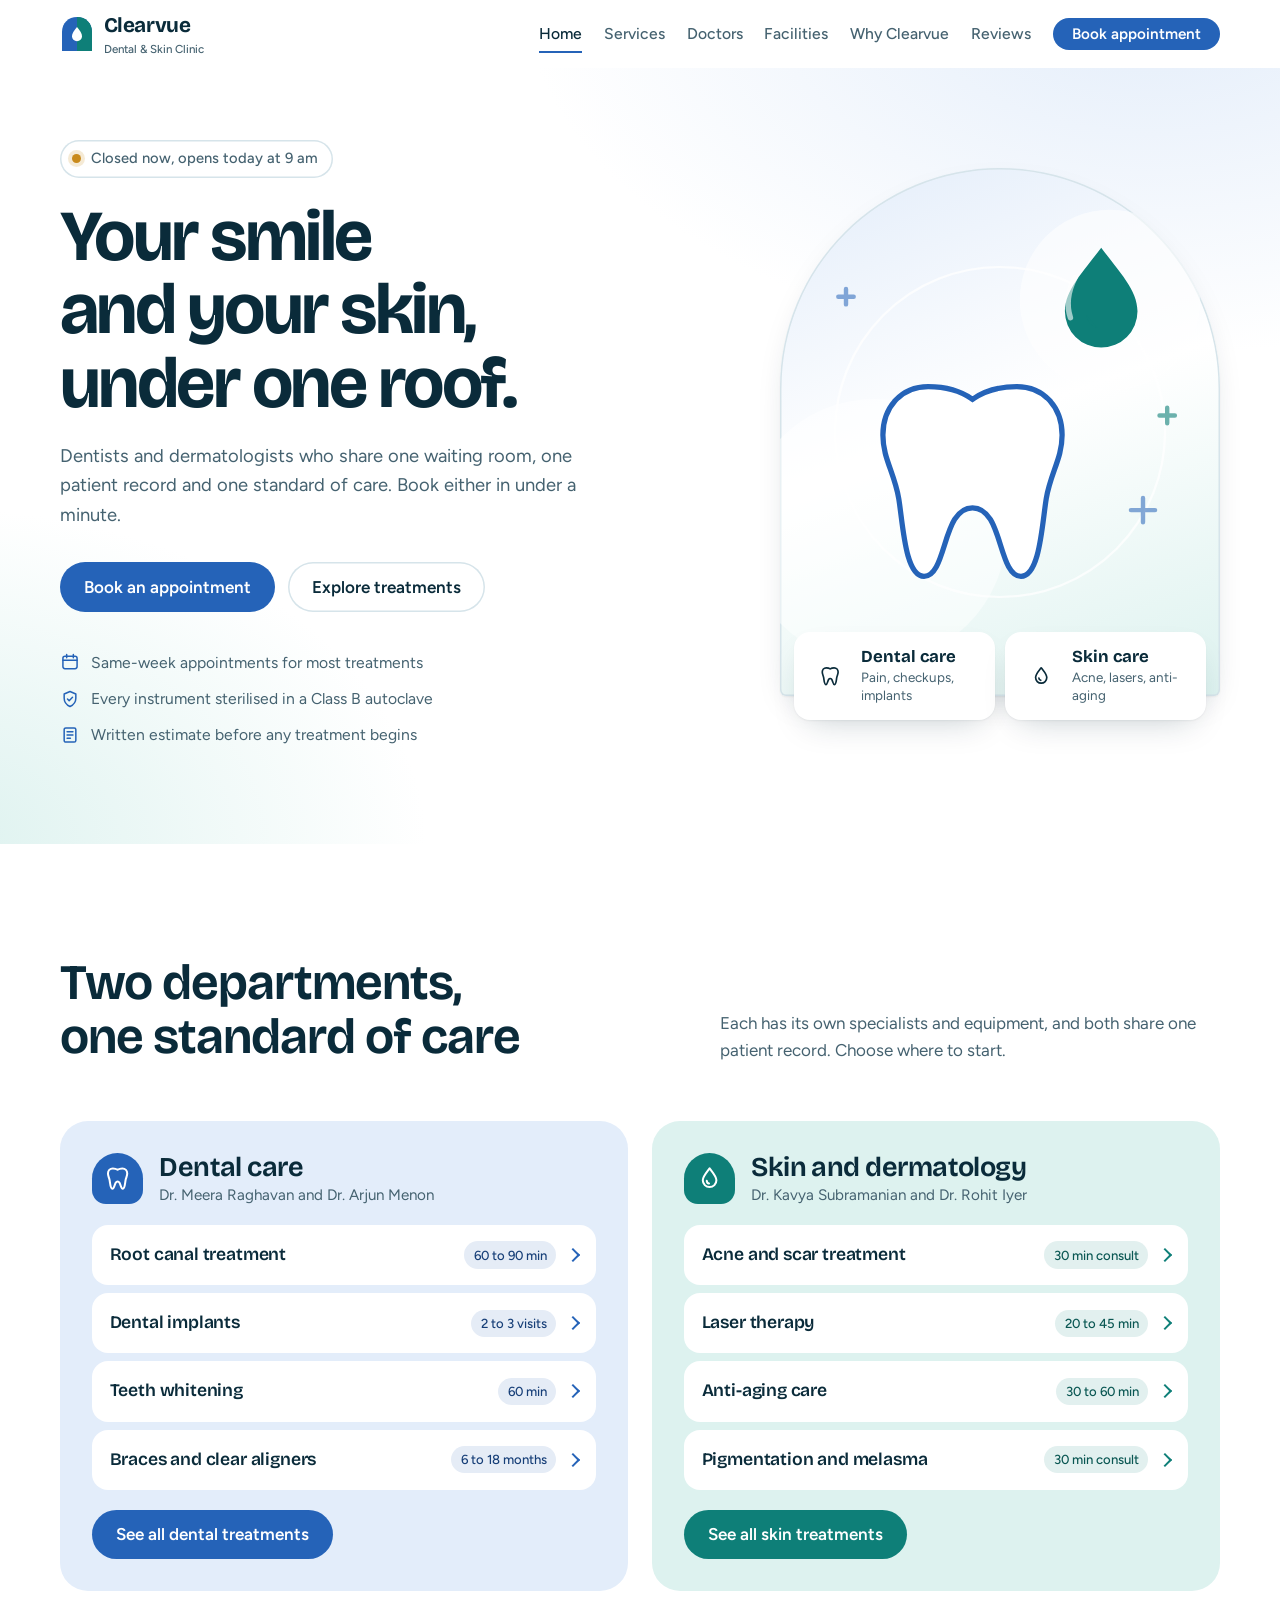
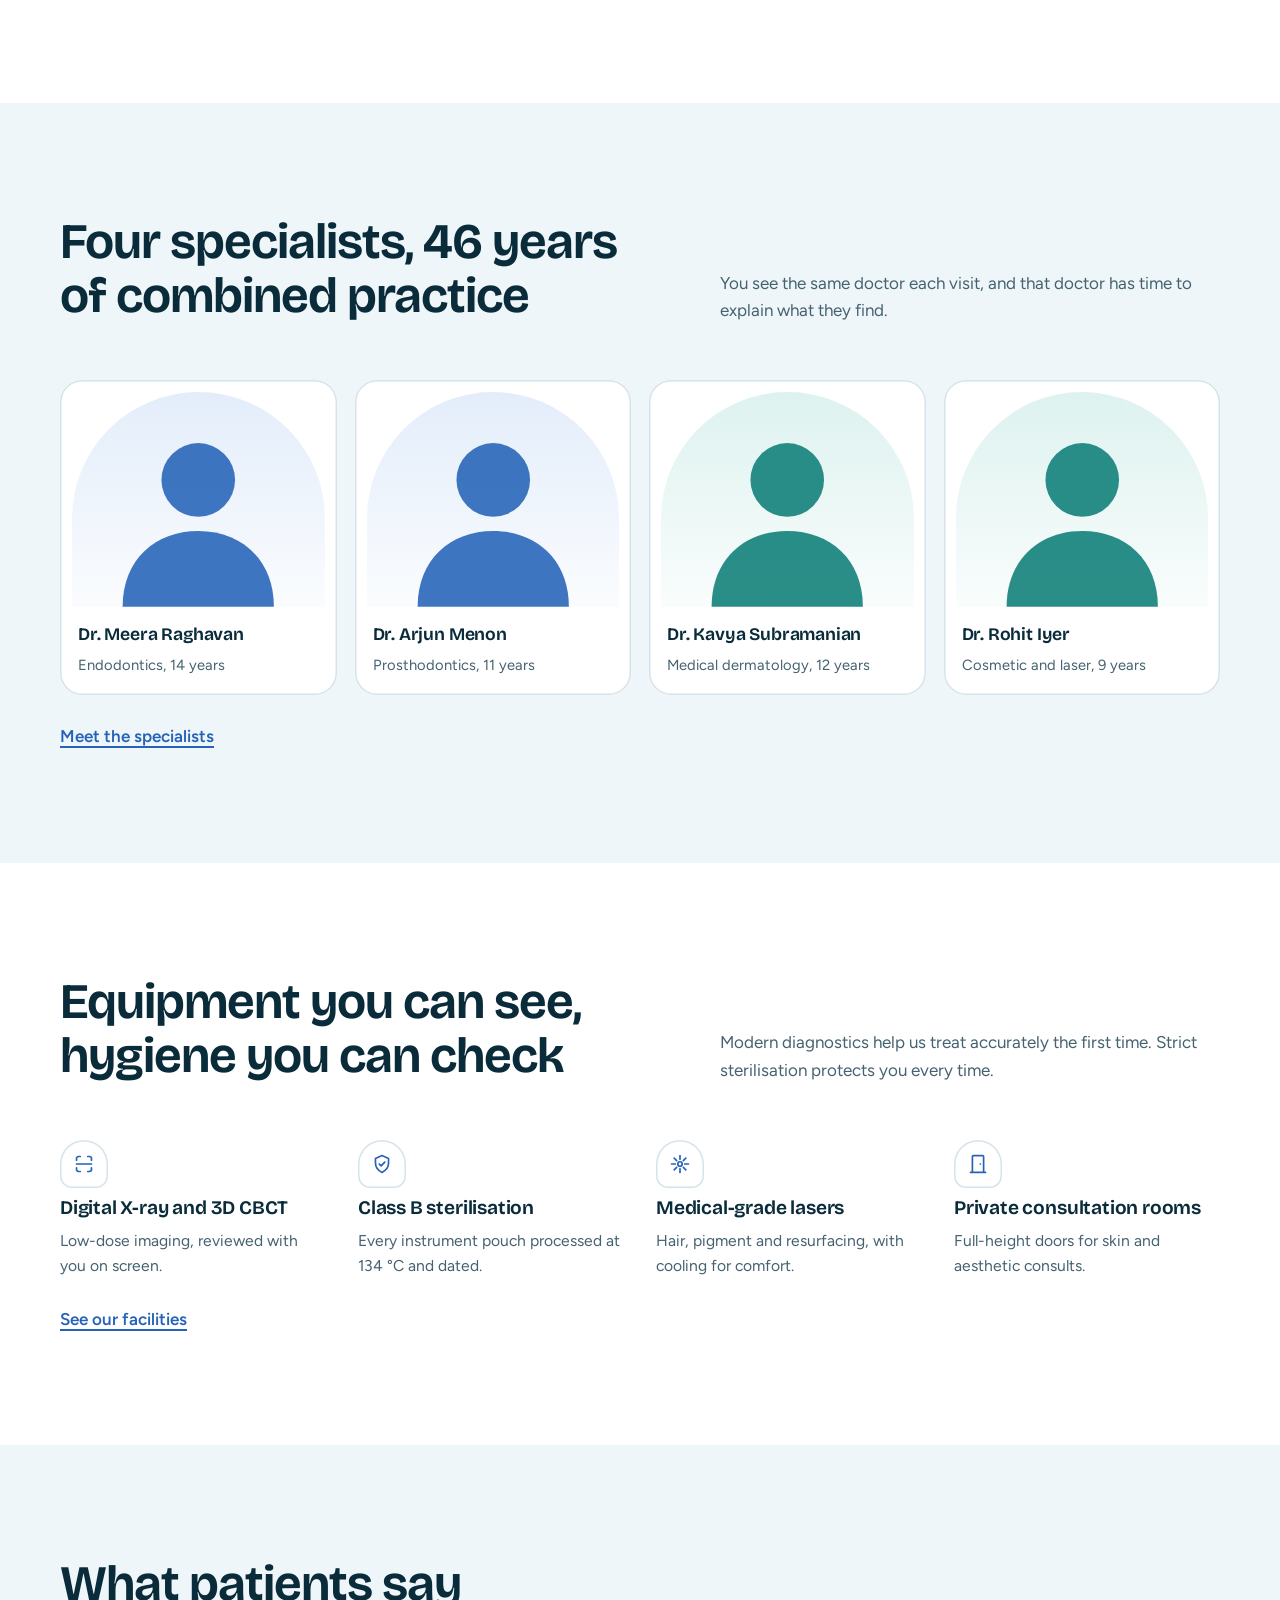
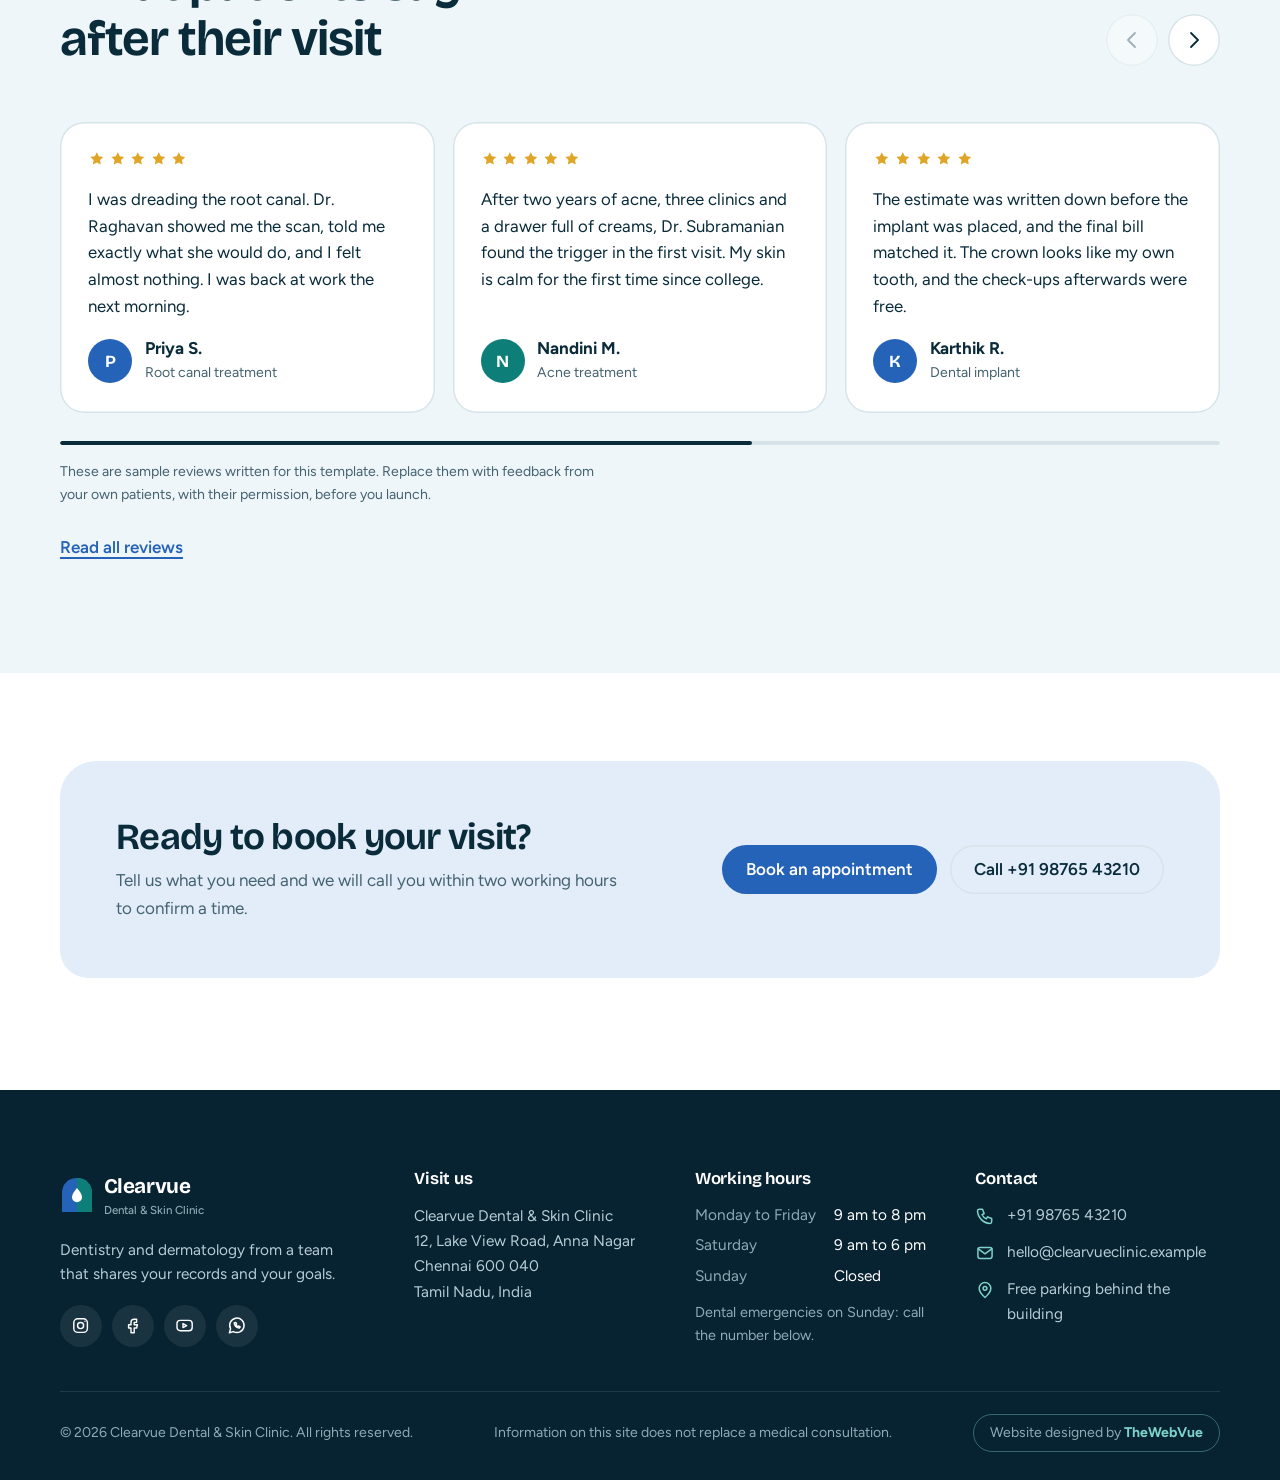
<file: index.html>
<!DOCTYPE html>
<html lang="en">
<head>
<meta charset="utf-8">
<meta name="viewport" content="width=device-width, initial-scale=1">
<title>Clearvue Dental &amp; Skin Clinic</title>
<meta name="author" content="TheWebVue">
<meta name="description" content="Clearvue is a dental and skin clinic in Chennai. Root canals, implants, whitening, acne care, laser therapy and anti-aging treatment from specialists who share one patient record.">
<meta name="theme-color" content="#0A2B3A">
<script>(function(){try{var d=sessionStorage.getItem('cv-dept');if(d)document.documentElement.dataset.dept=d.toLowerCase();}catch(e){}})();</script>
<link rel="preconnect" href="https://fonts.googleapis.com">
<link rel="preconnect" href="https://fonts.gstatic.com" crossorigin>
<link href="https://fonts.googleapis.com/css2?family=Bricolage+Grotesque:opsz,wght@12..96,500..800&family=Figtree:wght@400;500;600;700&display=swap" rel="stylesheet">
<link rel="stylesheet" href="style.css">
</head>
<body>
<a class="skip" href="#main">Skip to content</a>

<!-- Icon sprite: every icon on the page is drawn from here -->
<svg width="0" height="0" style="position:absolute" aria-hidden="true" focusable="false">
  <defs>
    <symbol id="i-tooth" viewBox="0 0 24 24"><path d="M12 4.2C10.6 3.2 9.2 3 7.8 3 5.2 3 3.5 5 3.5 7.6c0 2.2 1.1 3.600 1.500 6 .4 2.400.6 7.400 2.400 7.400 1.600 0 1.800-3.600 2.900-5.400.5-.8 1.100-1.100 1.700-1.100s1.200.3 1.700 1.100c1.100 1.800 1.300 5.400 2.900 5.400 1.800 0 2-5 2.400-7.400.4-2.400 1.500-3.800 1.500-6C20.500 5 18.800 3 16.200 3c-1.400 0-2.800.2-4.200 1.200Z"/></symbol>
    <symbol id="i-drop" viewBox="0 0 24 24"><path d="M12 3c3 4 6 7 6 10.5a6 6 0 0 1-12 0C6 10 9 7 12 3Z"/><path d="M9.5 14a2.6 2.6 0 0 0 2 2.4"/></symbol>
    <symbol id="i-scan" viewBox="0 0 24 24"><path d="M4 8V6a2 2 0 0 1 2-2h2M16 4h2a2 2 0 0 1 2 2v2M20 16v2a2 2 0 0 1-2 2h-2M8 20H6a2 2 0 0 1-2-2v-2M4 12h16"/></symbol>
    <symbol id="i-shield" viewBox="0 0 24 24"><path d="M12 3l7 3v5c0 4.5-3 8-7 10-4-2-7-5.5-7-10V6l7-3Z"/><path d="M9 12l2 2 4-4"/></symbol>
    <symbol id="i-laser" viewBox="0 0 24 24"><circle cx="12" cy="12" r="2.4"/><path d="M12 3v4M12 17v4M3 12h4M17 12h4M5.8 5.8l2.6 2.6M15.6 15.6l2.6 2.6M18.2 5.8l-2.6 2.6M8.4 15.6l-2.6 2.6"/></symbol>
    <symbol id="i-room" viewBox="0 0 24 24"><path d="M6 21V4a1 1 0 0 1 1-1h10a1 1 0 0 1 1 1v17M4 21h16M14.5 12h.01"/></symbol>
    <symbol id="i-air" viewBox="0 0 24 24"><path d="M3 8h10a3 3 0 1 0-3-3M3 12h15a3 3 0 1 1-3 3M3 16h8"/></symbol>
    <symbol id="i-record" viewBox="0 0 24 24"><path d="M7 3h8l4 4v14H7V3Z"/><path d="M15 3v4h4M10 12h6M10 16h6"/></symbol>
    <symbol id="i-estimate" viewBox="0 0 24 24"><rect x="5" y="3.5" width="14" height="17" rx="2"/><path d="M8.5 8h7M8.5 12h7M8.5 16h4"/></symbol>
    <symbol id="i-chat" viewBox="0 0 24 24"><path d="M4 5h16v11H9l-5 4V5Z"/><path d="M8 9.5h8M8 12.5h5"/></symbol>
    <symbol id="i-repeat" viewBox="0 0 24 24"><path d="M4 12a8 8 0 0 1 13.7-5.6L20 8.5M20 4v4.5h-4.5M20 12a8 8 0 0 1-13.7 5.6L4 15.5M4 20v-4.5h4.5"/></symbol>
    <symbol id="i-clock" viewBox="0 0 24 24"><circle cx="12" cy="12" r="9"/><path d="M12 7v5l3 2"/></symbol>
    <symbol id="i-calendar" viewBox="0 0 24 24"><rect x="3.5" y="5" width="17" height="15" rx="2.5"/><path d="M8 3v4M16 3v4M3.5 10h17"/></symbol>
    <symbol id="i-phone" viewBox="0 0 24 24"><path d="M5 4h4l2 5-2.5 1.5a11 11 0 0 0 5 5L15 13l5 2v4a2 2 0 0 1-2 2A16 16 0 0 1 3 6a2 2 0 0 1 2-2Z"/></symbol>
    <symbol id="i-mail" viewBox="0 0 24 24"><rect x="3.5" y="5.5" width="17" height="13" rx="2.5"/><path d="M4 7l8 6 8-6"/></symbol>
    <symbol id="i-pin" viewBox="0 0 24 24"><path d="M12 21s7-6 7-11a7 7 0 1 0-14 0c0 5 7 11 7 11Z"/><circle cx="12" cy="10" r="2.3"/></symbol>
    <symbol id="i-check" viewBox="0 0 24 24"><path d="M5 12.5l4.5 4.5L19 7.5"/></symbol>
    <symbol id="i-left" viewBox="0 0 24 24"><path d="M15 5l-7 7 7 7"/></symbol>
    <symbol id="i-right" viewBox="0 0 24 24"><path d="M9 5l7 7-7 7"/></symbol>
    <symbol id="i-star" viewBox="0 0 24 24"><path d="M12 3l2.7 5.6 6.1.9-4.4 4.3 1 6.1L12 17l-5.4 2.9 1-6.1L3.2 9.5l6.1-.9L12 3Z"/></symbol>
    <symbol id="i-instagram" viewBox="0 0 24 24"><rect x="3.5" y="3.5" width="17" height="17" rx="5"/><circle cx="12" cy="12" r="3.8"/><path d="M17.5 6.5h.01"/></symbol>
    <symbol id="i-facebook" viewBox="0 0 24 24"><path d="M14 8h3V4h-3a4 4 0 0 0-4 4v3H7v4h3v6h4v-6h3l1-4h-4V8.5"/></symbol>
    <symbol id="i-youtube" viewBox="0 0 24 24"><rect x="2.5" y="5.5" width="19" height="13" rx="4"/><path d="M10 9.5v5l4.5-2.5-4.5-2.5Z"/></symbol>
    <symbol id="i-whatsapp" viewBox="0 0 24 24"><path d="M3 21l1.5-5A9 9 0 1 1 8 19.5L3 21Z"/><path d="M9 8.5c0 3.5 3 6.5 6.500 6.500l1-1.500-2-1-1 .8a4 4 0 0 1-2.300-2.300l.8-1-1-2-1 .5Z"/></symbol>
  </defs>
</svg>

<header class="site-header" id="siteHeader" data-open="false">
  <div class="wrap nav">
    <a class="brand" href="index.html" aria-label="Clearvue Dental and Skin Clinic, home">
      <svg class="brand-mark" viewBox="0 0 34 38" aria-hidden="true">
        <path d="M2 36V17C2 8 8.500 2 17 2s15 6 15 15v19Z" fill="var(--dental)"/>
        <path d="M17 2c8.500 0 15 6 15 15v19H17Z" fill="var(--skin)"/>
        <path d="M17 12c3.200 4 5 6.500 5 9.200a5 5 0 0 1-10 0C12 18.500 13.800 16 17 12Z" fill="#fff"/>
      </svg>
      <span>Clearvue<small>Dental &amp; Skin Clinic</small></span>
    </a>
    <nav class="nav-links" id="navLinks" aria-label="Main">
      <a href="index.html" aria-current="page">Home</a>
      <a href="services.html">Services</a>
      <a href="doctors.html">Doctors</a>
      <a href="facilities.html">Facilities</a>
      <a href="why-us.html">Why Clearvue</a>
      <a href="reviews.html">Reviews</a>
      <a class="btn nav-cta" href="appointment.html">Book appointment</a>
    </nav>
    <button class="nav-toggle" id="navToggle" type="button" aria-expanded="false" aria-controls="navLinks" aria-label="Open menu"><span></span></button>
  </div>
</header>

<main id="main">
<section class="hero" id="top">
  <div class="wrap hero-grid">
    <div class="hero-copy">
      <p class="status" id="clinicStatus" role="status"><i aria-hidden="true"></i><span>Open Monday to Saturday, 9 am to 8 pm</span></p>
      <h1>Your smile and your skin, under one roof.</h1>
      <p class="lede">Dentists and dermatologists who share one waiting room, one patient record and one standard of care. Book either in under a minute.</p>
      <div class="hero-cta">
        <a class="btn" href="appointment.html">Book an appointment</a>
        <a class="btn btn-ghost" href="services.html">Explore treatments</a>
      </div>
      <ul class="hero-facts">
        <li><svg class="icon" aria-hidden="true"><use href="#i-calendar"/></svg>Same-week appointments for most treatments</li>
        <li><svg class="icon" aria-hidden="true"><use href="#i-shield"/></svg>Every instrument sterilised in a Class B autoclave</li>
        <li><svg class="icon" aria-hidden="true"><use href="#i-estimate"/></svg>Written estimate before any treatment begins</li>
      </ul>
    </div>

    <div class="hero-art">
      <div class="arch" aria-hidden="true">
        <svg viewBox="0 0 400 480" preserveAspectRatio="xMidYMid slice">
          <circle cx="300" cy="120" r="82" fill="#fff" opacity=".6"/>
          <circle cx="86" cy="330" r="120" fill="#fff" opacity=".45"/>
          <circle cx="200" cy="240" r="150" fill="none" stroke="#fff" stroke-width="2" opacity=".8"/>
          <use href="#i-drop" class="big-drop" x="226" y="56" width="132" height="132"/>
          <path d="M268 100c-6 12-8 24-4 36" fill="none" stroke="#fff" stroke-width="5" stroke-linecap="round" opacity=".6"/>
          <use href="#i-tooth" class="big-tooth" x="60" y="170" width="230" height="230"/>
          <g stroke="var(--dental)" stroke-width="4" stroke-linecap="round" opacity=".55"><path d="M330 300v22M319 311h22"/><path d="M60 110v14M53 117h14"/></g>
          <g stroke="var(--skin)" stroke-width="4" stroke-linecap="round" opacity=".6"><path d="M352 218v14M345 225h14"/></g>
        </svg>
      </div>
      <div class="dept-pick">
        <a class="pick" href="appointment.html?dept=Dental" data-book="Dental">
          <svg class="icon" aria-hidden="true"><use href="#i-tooth"/></svg>
          <span><b>Dental care</b><small>Pain, checkups, implants</small></span>
        </a>
        <a class="pick" href="appointment.html?dept=Skin" data-book="Skin">
          <svg class="icon" aria-hidden="true"><use href="#i-drop"/></svg>
          <span><b>Skin care</b><small>Acne, lasers, anti-aging</small></span>
        </a>
      </div>
    </div>
  </div>
</section>

<section class="section" id="departments">
  <div class="wrap">
    <div class="section-head">
      <h2>Two departments, one standard of care</h2>
      <p>Each has its own specialists and equipment, and both share one patient record. Choose where to start.</p>
    </div>
    <div class="svc-grid">
      <article class="svc-panel dental">
        <div class="svc-top">
          <svg class="icon" aria-hidden="true"><use href="#i-tooth"/></svg>
          <div><h3>Dental care</h3><p>Dr. Meera Raghavan and Dr. Arjun Menon</p></div>
        </div>
        <ul class="mini-list">
          <li><a class="mini-row" href="services.html#root-canal"><span class="svc-name">Root canal treatment</span><span class="svc-time">60 to 90 min</span><span class="chev-r" aria-hidden="true"></span></a></li>
          <li><a class="mini-row" href="services.html#implants"><span class="svc-name">Dental implants</span><span class="svc-time">2 to 3 visits</span><span class="chev-r" aria-hidden="true"></span></a></li>
          <li><a class="mini-row" href="services.html#whitening"><span class="svc-name">Teeth whitening</span><span class="svc-time">60 min</span><span class="chev-r" aria-hidden="true"></span></a></li>
          <li><a class="mini-row" href="services.html#aligners"><span class="svc-name">Braces and clear aligners</span><span class="svc-time">6 to 18 months</span><span class="chev-r" aria-hidden="true"></span></a></li>
        </ul>
        <a class="btn panel-btn" href="services.html#dental">See all dental treatments</a>
      </article>
      <article class="svc-panel skin">
        <div class="svc-top">
          <svg class="icon" aria-hidden="true"><use href="#i-drop"/></svg>
          <div><h3>Skin and dermatology</h3><p>Dr. Kavya Subramanian and Dr. Rohit Iyer</p></div>
        </div>
        <ul class="mini-list">
          <li><a class="mini-row" href="services.html#acne"><span class="svc-name">Acne and scar treatment</span><span class="svc-time">30 min consult</span><span class="chev-r" aria-hidden="true"></span></a></li>
          <li><a class="mini-row" href="services.html#laser"><span class="svc-name">Laser therapy</span><span class="svc-time">20 to 45 min</span><span class="chev-r" aria-hidden="true"></span></a></li>
          <li><a class="mini-row" href="services.html#anti-aging"><span class="svc-name">Anti-aging care</span><span class="svc-time">30 to 60 min</span><span class="chev-r" aria-hidden="true"></span></a></li>
          <li><a class="mini-row" href="services.html#pigmentation"><span class="svc-name">Pigmentation and melasma</span><span class="svc-time">30 min consult</span><span class="chev-r" aria-hidden="true"></span></a></li>
        </ul>
        <a class="btn panel-btn" href="services.html#skin">See all skin treatments</a>
      </article>
    </div>
  </div>
</section>

<section class="section why">
  <div class="wrap">
    <div class="section-head">
      <h2>Four specialists, 46 years of combined practice</h2>
      <p>You see the same doctor each visit, and that doctor has time to explain what they find.</p>
    </div>
    <div class="team-grid">
      <a class="mini-doc dental" href="doctors.html"><div class="portrait"><svg viewBox="0 0 200 210" aria-hidden="true"><circle cx="100" cy="86" r="36"/><path d="M26 210c0-46 32-74 74-74s74 28 74 74Z"/></svg></div><b>Dr. Meera Raghavan</b><span>Endodontics, 14 years</span></a>
      <a class="mini-doc dental" href="doctors.html"><div class="portrait"><svg viewBox="0 0 200 210" aria-hidden="true"><circle cx="100" cy="86" r="36"/><path d="M26 210c0-46 32-74 74-74s74 28 74 74Z"/></svg></div><b>Dr. Arjun Menon</b><span>Prosthodontics, 11 years</span></a>
      <a class="mini-doc skin" href="doctors.html"><div class="portrait"><svg viewBox="0 0 200 210" aria-hidden="true"><circle cx="100" cy="86" r="36"/><path d="M26 210c0-46 32-74 74-74s74 28 74 74Z"/></svg></div><b>Dr. Kavya Subramanian</b><span>Medical dermatology, 12 years</span></a>
      <a class="mini-doc skin" href="doctors.html"><div class="portrait"><svg viewBox="0 0 200 210" aria-hidden="true"><circle cx="100" cy="86" r="36"/><path d="M26 210c0-46 32-74 74-74s74 28 74 74Z"/></svg></div><b>Dr. Rohit Iyer</b><span>Cosmetic and laser, 9 years</span></a>
    </div>
    <p class="more"><a class="link-btn" href="doctors.html">Meet the specialists</a></p>
  </div>
</section>

<section class="section">
  <div class="wrap">
    <div class="section-head">
      <h2>Equipment you can see, hygiene you can check</h2>
      <p>Modern diagnostics help us treat accurately the first time. Strict sterilisation protects you every time.</p>
    </div>
    <ul class="why-list wide">
      <li><svg class="icon" aria-hidden="true"><use href="#i-scan"/></svg><h3>Digital X-ray and 3D CBCT</h3><p>Low-dose imaging, reviewed with you on screen.</p></li>
      <li><svg class="icon" aria-hidden="true"><use href="#i-shield"/></svg><h3>Class B sterilisation</h3><p>Every instrument pouch processed at 134 °C and dated.</p></li>
      <li><svg class="icon" aria-hidden="true"><use href="#i-laser"/></svg><h3>Medical-grade lasers</h3><p>Hair, pigment and resurfacing, with cooling for comfort.</p></li>
      <li><svg class="icon" aria-hidden="true"><use href="#i-room"/></svg><h3>Private consultation rooms</h3><p>Full-height doors for skin and aesthetic consults.</p></li>
    </ul>
    <p class="more"><a class="link-btn" href="facilities.html">See our facilities</a></p>
  </div>
</section>

<section class="section reviews" id="reviews">
  <div class="wrap">
    <div class="section-head">
      <h2>What patients say after their visit</h2>
      <div class="slider-ctrl">
        <button class="round-btn" id="prev" type="button" aria-label="Previous reviews"><svg class="icon" aria-hidden="true"><use href="#i-left"/></svg></button>
        <button class="round-btn" id="next" type="button" aria-label="Next reviews"><svg class="icon" aria-hidden="true"><use href="#i-right"/></svg></button>
      </div>
    </div>
    <div class="t-track" id="track" tabindex="0" role="region" aria-label="Patient reviews, scroll horizontally">
      <figure class="t-card" style="margin:0">
        <div class="stars" role="img" aria-label="5 out of 5 stars"><svg class="icon"><use href="#i-star"/></svg><svg class="icon"><use href="#i-star"/></svg><svg class="icon"><use href="#i-star"/></svg><svg class="icon"><use href="#i-star"/></svg><svg class="icon"><use href="#i-star"/></svg></div>
        <blockquote>I was dreading the root canal. Dr. Raghavan showed me the scan, told me exactly what she would do, and I felt almost nothing. I was back at work the next morning.</blockquote>
        <figcaption class="t-who"><span class="avatar dental" aria-hidden="true">P</span><span><b>Priya S.</b><small>Root canal treatment</small></span></figcaption>
      </figure>
<figure class="t-card" style="margin:0">
        <div class="stars" role="img" aria-label="5 out of 5 stars"><svg class="icon"><use href="#i-star"/></svg><svg class="icon"><use href="#i-star"/></svg><svg class="icon"><use href="#i-star"/></svg><svg class="icon"><use href="#i-star"/></svg><svg class="icon"><use href="#i-star"/></svg></div>
        <blockquote>After two years of acne, three clinics and a drawer full of creams, Dr. Subramanian found the trigger in the first visit. My skin is calm for the first time since college.</blockquote>
        <figcaption class="t-who"><span class="avatar skin" aria-hidden="true">N</span><span><b>Nandini M.</b><small>Acne treatment</small></span></figcaption>
      </figure>
<figure class="t-card" style="margin:0">
        <div class="stars" role="img" aria-label="5 out of 5 stars"><svg class="icon"><use href="#i-star"/></svg><svg class="icon"><use href="#i-star"/></svg><svg class="icon"><use href="#i-star"/></svg><svg class="icon"><use href="#i-star"/></svg><svg class="icon"><use href="#i-star"/></svg></div>
        <blockquote>The estimate was written down before the implant was placed, and the final bill matched it. The crown looks like my own tooth, and the check-ups afterwards were free.</blockquote>
        <figcaption class="t-who"><span class="avatar dental" aria-hidden="true">K</span><span><b>Karthik R.</b><small>Dental implant</small></span></figcaption>
      </figure>
<figure class="t-card" style="margin:0">
        <div class="stars" role="img" aria-label="5 out of 5 stars"><svg class="icon"><use href="#i-star"/></svg><svg class="icon"><use href="#i-star"/></svg><svg class="icon"><use href="#i-star"/></svg><svg class="icon"><use href="#i-star"/></svg><svg class="icon"><use href="#i-star"/></svg></div>
        <blockquote>Dr. Iyer did a patch test and explained how many laser sessions I would really need, instead of selling me a big package. Six sessions in, the results are what he promised.</blockquote>
        <figcaption class="t-who"><span class="avatar skin" aria-hidden="true">F</span><span><b>Farhan A.</b><small>Laser hair reduction</small></span></figcaption>
      </figure>
<figure class="t-card" style="margin:0">
        <div class="stars" role="img" aria-label="5 out of 5 stars"><svg class="icon"><use href="#i-star"/></svg><svg class="icon"><use href="#i-star"/></svg><svg class="icon"><use href="#i-star"/></svg><svg class="icon"><use href="#i-star"/></svg><svg class="icon"><use href="#i-star"/></svg></div>
        <blockquote>I booked whitening for my sister's wedding and got an appointment the same week. The clinic is spotless, and they use a gel that kept my sensitive teeth comfortable.</blockquote>
        <figcaption class="t-who"><span class="avatar dental" aria-hidden="true">L</span><span><b>Lakshmi V.</b><small>Teeth whitening</small></span></figcaption>
      </figure>
    </div>
    <div class="progress" aria-hidden="true"><span id="progressBar"></span></div>
    <p class="sample-note">These are sample reviews written for this template. Replace them with feedback from your own patients, with their permission, before you launch.</p>
    <p class="more"><a class="link-btn" href="reviews.html">Read all reviews</a></p>
  </div>
</section>

<section class="section cta-band">
  <div class="wrap cta-inner">
    <div>
      <h2>Ready to book your visit?</h2>
      <p>Tell us what you need and we will call you within two working hours to confirm a time.</p>
    </div>
    <div class="hero-cta">
      <a class="btn" href="appointment.html">Book an appointment</a>
      <a class="btn btn-ghost" href="tel:+919876543210">Call +91 98765 43210</a>
    </div>
  </div>
</section>
</main>

<footer class="site-footer" id="contact">
  <div class="wrap">
    <div class="foot-grid">
      <div>
        <a class="brand" href="index.html" aria-label="Clearvue Dental and Skin Clinic, back to top">
          <svg class="brand-mark" viewBox="0 0 34 38" aria-hidden="true">
            <path d="M2 36V17C2 8 8.500 2 17 2s15 6 15 15v19Z" fill="var(--dental)"/>
            <path d="M17 2c8.500 0 15 6 15 15v19H17Z" fill="var(--skin)"/>
            <path d="M17 12c3.200 4 5 6.500 5 9.200a5 5 0 0 1-10 0C12 18.500 13.800 16 17 12Z" fill="#fff"/>
          </svg>
          <span>Clearvue<small>Dental &amp; Skin Clinic</small></span>
        </a>
        <p>Dentistry and dermatology from a team that shares your records and your goals.</p>
        <div class="social">
          <a href="#" aria-label="Clearvue on Instagram"><svg class="icon"><use href="#i-instagram"/></svg></a>
          <a href="#" aria-label="Clearvue on Facebook"><svg class="icon"><use href="#i-facebook"/></svg></a>
          <a href="#" aria-label="Clearvue on YouTube"><svg class="icon"><use href="#i-youtube"/></svg></a>
          <a href="#" aria-label="Chat with Clearvue on WhatsApp"><svg class="icon"><use href="#i-whatsapp"/></svg></a>
        </div>
      </div>

      <div>
        <h3>Visit us</h3>
        <address>
          Clearvue Dental &amp; Skin Clinic<br>
          12, Lake View Road, Anna Nagar<br>
          Chennai 600 040<br>
          Tamil Nadu, India
        </address>
      </div>

      <div>
        <h3>Working hours</h3>
        <dl class="hours">
          <dt>Monday to Friday</dt><dd>9 am to 8 pm</dd>
          <dt>Saturday</dt><dd>9 am to 6 pm</dd>
          <dt>Sunday</dt><dd>Closed</dd>
        </dl>
        <p style="font-size:.9rem;margin-top:.8rem;color:#8FAAB6">Dental emergencies on Sunday: call the number below.</p>
      </div>

      <div>
        <h3>Contact</h3>
        <ul class="contact-lines">
          <li><svg class="icon" aria-hidden="true"><use href="#i-phone"/></svg><a href="tel:+919876543210">+91 98765 43210</a></li>
          <li><svg class="icon" aria-hidden="true"><use href="#i-mail"/></svg><a href="mailto:hello@clearvueclinic.example">hello@clearvueclinic.example</a></li>
          <li><svg class="icon" aria-hidden="true"><use href="#i-pin"/></svg><span>Free parking behind the building</span></li>
        </ul>
      </div>
    </div>
    <div class="legal">
      <span>&copy; 2026 Clearvue Dental &amp; Skin Clinic. All rights reserved.</span>
      <span>Information on this site does not replace a medical consultation.</span>
      <!-- Designer credit: change the link to the TheWebVue website address if you prefer -->
      <p class="credit">Website designed by <a href="https://www.instagram.com/thewebvue" target="_blank" rel="noopener noreferrer">TheWebVue</a></p>
    </div>
  </div>
</footer>

<script src="main.js"></script>
</body>
</html>
</file>
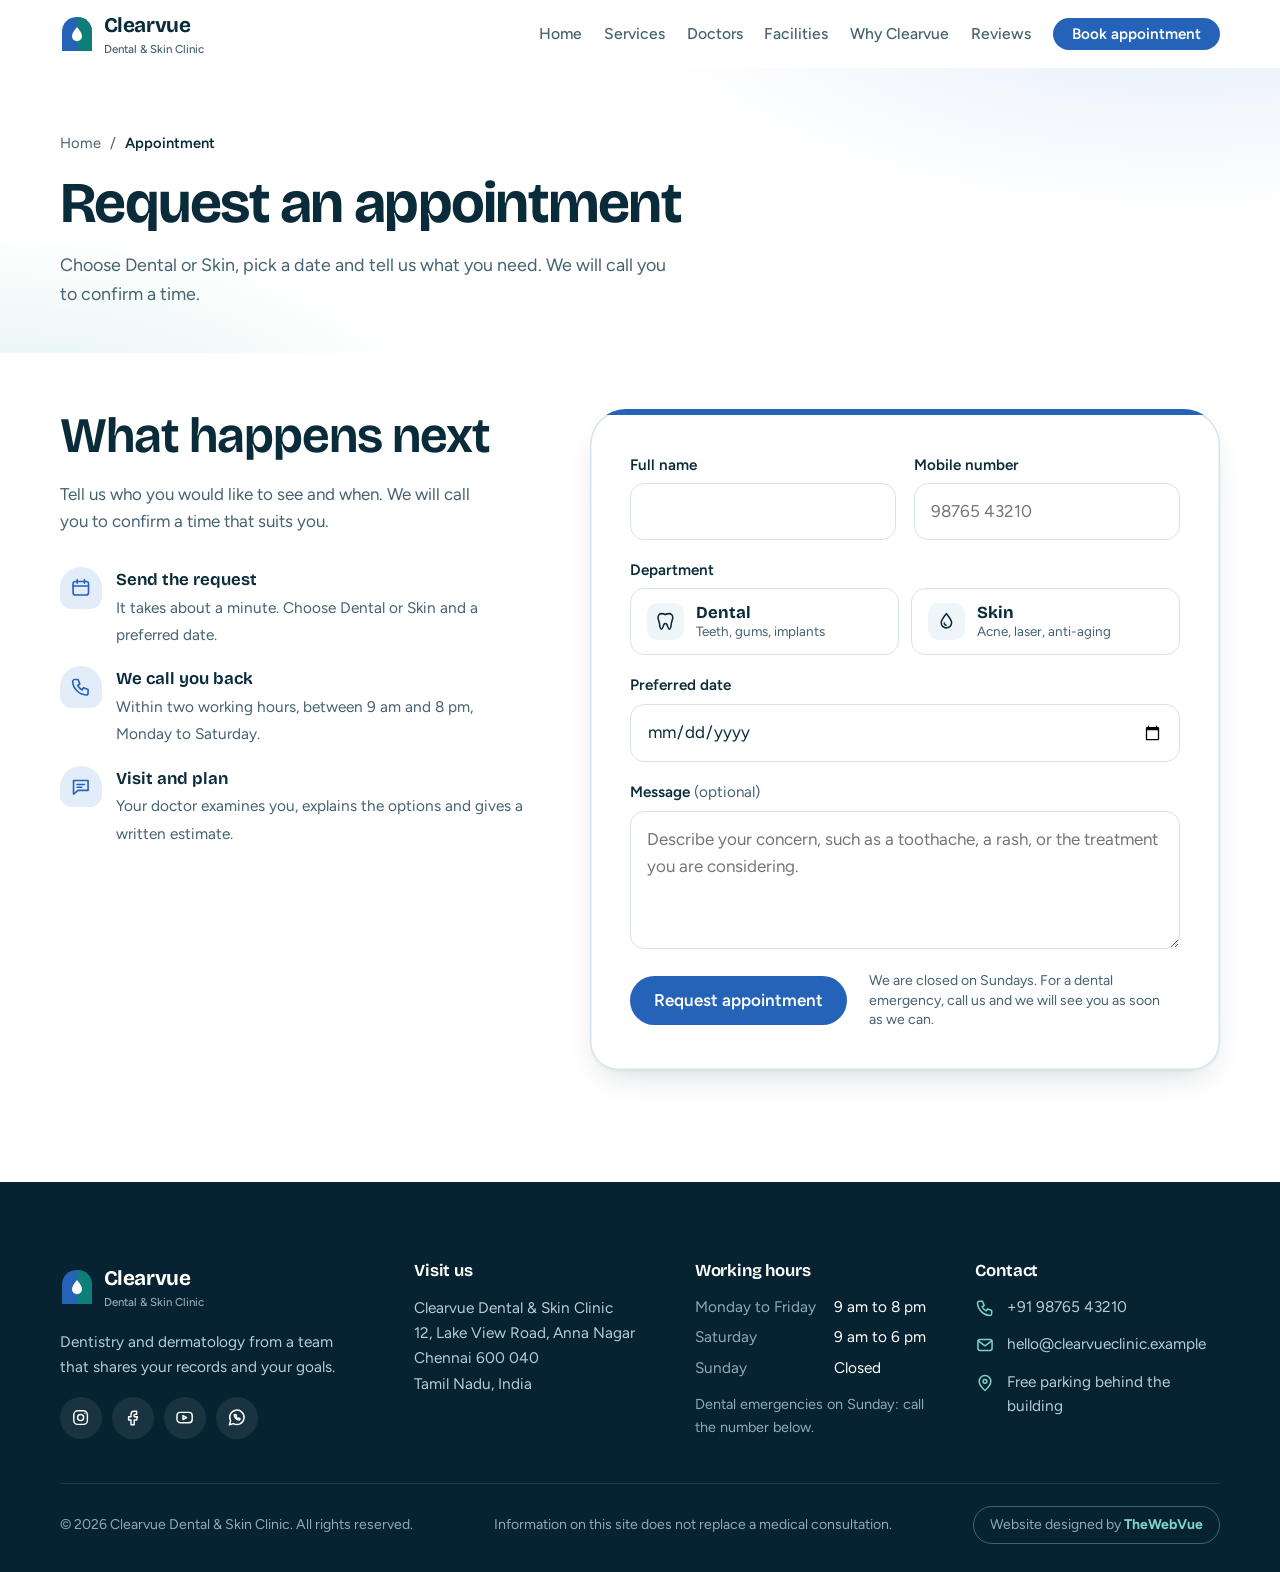
<file: appointment.html>
<!DOCTYPE html>
<html lang="en">
<head>
<meta charset="utf-8">
<meta name="viewport" content="width=device-width, initial-scale=1">
<title>Book an Appointment | Clearvue Dental &amp; Skin</title>
<meta name="author" content="TheWebVue">
<meta name="description" content="Request a dental or skin appointment at Clearvue. We call you within two working hours to confirm a time.">
<meta name="theme-color" content="#0A2B3A">
<script>(function(){try{var d=sessionStorage.getItem('cv-dept');if(d)document.documentElement.dataset.dept=d.toLowerCase();}catch(e){}})();</script>
<link rel="preconnect" href="https://fonts.googleapis.com">
<link rel="preconnect" href="https://fonts.gstatic.com" crossorigin>
<link href="https://fonts.googleapis.com/css2?family=Bricolage+Grotesque:opsz,wght@12..96,500..800&family=Figtree:wght@400;500;600;700&display=swap" rel="stylesheet">
<link rel="stylesheet" href="style.css">
</head>
<body>
<a class="skip" href="#main">Skip to content</a>

<!-- Icon sprite: every icon on the page is drawn from here -->
<svg width="0" height="0" style="position:absolute" aria-hidden="true" focusable="false">
  <defs>
    <symbol id="i-tooth" viewBox="0 0 24 24"><path d="M12 4.2C10.6 3.2 9.2 3 7.8 3 5.2 3 3.5 5 3.5 7.6c0 2.2 1.1 3.600 1.500 6 .4 2.400.6 7.400 2.400 7.400 1.600 0 1.800-3.600 2.900-5.400.5-.8 1.100-1.100 1.700-1.100s1.200.3 1.700 1.100c1.100 1.800 1.300 5.400 2.900 5.400 1.800 0 2-5 2.400-7.400.4-2.400 1.500-3.800 1.500-6C20.500 5 18.800 3 16.200 3c-1.400 0-2.800.2-4.200 1.200Z"/></symbol>
    <symbol id="i-drop" viewBox="0 0 24 24"><path d="M12 3c3 4 6 7 6 10.5a6 6 0 0 1-12 0C6 10 9 7 12 3Z"/><path d="M9.5 14a2.6 2.6 0 0 0 2 2.4"/></symbol>
    <symbol id="i-scan" viewBox="0 0 24 24"><path d="M4 8V6a2 2 0 0 1 2-2h2M16 4h2a2 2 0 0 1 2 2v2M20 16v2a2 2 0 0 1-2 2h-2M8 20H6a2 2 0 0 1-2-2v-2M4 12h16"/></symbol>
    <symbol id="i-shield" viewBox="0 0 24 24"><path d="M12 3l7 3v5c0 4.5-3 8-7 10-4-2-7-5.5-7-10V6l7-3Z"/><path d="M9 12l2 2 4-4"/></symbol>
    <symbol id="i-laser" viewBox="0 0 24 24"><circle cx="12" cy="12" r="2.4"/><path d="M12 3v4M12 17v4M3 12h4M17 12h4M5.8 5.8l2.6 2.6M15.6 15.6l2.6 2.6M18.2 5.8l-2.6 2.6M8.4 15.6l-2.6 2.6"/></symbol>
    <symbol id="i-room" viewBox="0 0 24 24"><path d="M6 21V4a1 1 0 0 1 1-1h10a1 1 0 0 1 1 1v17M4 21h16M14.5 12h.01"/></symbol>
    <symbol id="i-air" viewBox="0 0 24 24"><path d="M3 8h10a3 3 0 1 0-3-3M3 12h15a3 3 0 1 1-3 3M3 16h8"/></symbol>
    <symbol id="i-record" viewBox="0 0 24 24"><path d="M7 3h8l4 4v14H7V3Z"/><path d="M15 3v4h4M10 12h6M10 16h6"/></symbol>
    <symbol id="i-estimate" viewBox="0 0 24 24"><rect x="5" y="3.5" width="14" height="17" rx="2"/><path d="M8.5 8h7M8.5 12h7M8.5 16h4"/></symbol>
    <symbol id="i-chat" viewBox="0 0 24 24"><path d="M4 5h16v11H9l-5 4V5Z"/><path d="M8 9.5h8M8 12.5h5"/></symbol>
    <symbol id="i-repeat" viewBox="0 0 24 24"><path d="M4 12a8 8 0 0 1 13.7-5.6L20 8.5M20 4v4.5h-4.5M20 12a8 8 0 0 1-13.7 5.6L4 15.5M4 20v-4.5h4.5"/></symbol>
    <symbol id="i-clock" viewBox="0 0 24 24"><circle cx="12" cy="12" r="9"/><path d="M12 7v5l3 2"/></symbol>
    <symbol id="i-calendar" viewBox="0 0 24 24"><rect x="3.5" y="5" width="17" height="15" rx="2.5"/><path d="M8 3v4M16 3v4M3.5 10h17"/></symbol>
    <symbol id="i-phone" viewBox="0 0 24 24"><path d="M5 4h4l2 5-2.5 1.5a11 11 0 0 0 5 5L15 13l5 2v4a2 2 0 0 1-2 2A16 16 0 0 1 3 6a2 2 0 0 1 2-2Z"/></symbol>
    <symbol id="i-mail" viewBox="0 0 24 24"><rect x="3.5" y="5.5" width="17" height="13" rx="2.5"/><path d="M4 7l8 6 8-6"/></symbol>
    <symbol id="i-pin" viewBox="0 0 24 24"><path d="M12 21s7-6 7-11a7 7 0 1 0-14 0c0 5 7 11 7 11Z"/><circle cx="12" cy="10" r="2.3"/></symbol>
    <symbol id="i-check" viewBox="0 0 24 24"><path d="M5 12.5l4.5 4.5L19 7.5"/></symbol>
    <symbol id="i-left" viewBox="0 0 24 24"><path d="M15 5l-7 7 7 7"/></symbol>
    <symbol id="i-right" viewBox="0 0 24 24"><path d="M9 5l7 7-7 7"/></symbol>
    <symbol id="i-star" viewBox="0 0 24 24"><path d="M12 3l2.7 5.6 6.1.9-4.4 4.3 1 6.1L12 17l-5.4 2.9 1-6.1L3.2 9.5l6.1-.9L12 3Z"/></symbol>
    <symbol id="i-instagram" viewBox="0 0 24 24"><rect x="3.5" y="3.5" width="17" height="17" rx="5"/><circle cx="12" cy="12" r="3.8"/><path d="M17.5 6.5h.01"/></symbol>
    <symbol id="i-facebook" viewBox="0 0 24 24"><path d="M14 8h3V4h-3a4 4 0 0 0-4 4v3H7v4h3v6h4v-6h3l1-4h-4V8.5"/></symbol>
    <symbol id="i-youtube" viewBox="0 0 24 24"><rect x="2.5" y="5.5" width="19" height="13" rx="4"/><path d="M10 9.5v5l4.5-2.5-4.5-2.5Z"/></symbol>
    <symbol id="i-whatsapp" viewBox="0 0 24 24"><path d="M3 21l1.5-5A9 9 0 1 1 8 19.5L3 21Z"/><path d="M9 8.5c0 3.5 3 6.5 6.500 6.500l1-1.500-2-1-1 .8a4 4 0 0 1-2.300-2.300l.8-1-1-2-1 .5Z"/></symbol>
  </defs>
</svg>

<header class="site-header" id="siteHeader" data-open="false">
  <div class="wrap nav">
    <a class="brand" href="index.html" aria-label="Clearvue Dental and Skin Clinic, home">
      <svg class="brand-mark" viewBox="0 0 34 38" aria-hidden="true">
        <path d="M2 36V17C2 8 8.500 2 17 2s15 6 15 15v19Z" fill="var(--dental)"/>
        <path d="M17 2c8.500 0 15 6 15 15v19H17Z" fill="var(--skin)"/>
        <path d="M17 12c3.200 4 5 6.500 5 9.200a5 5 0 0 1-10 0C12 18.500 13.800 16 17 12Z" fill="#fff"/>
      </svg>
      <span>Clearvue<small>Dental &amp; Skin Clinic</small></span>
    </a>
    <nav class="nav-links" id="navLinks" aria-label="Main">
      <a href="index.html">Home</a>
      <a href="services.html">Services</a>
      <a href="doctors.html">Doctors</a>
      <a href="facilities.html">Facilities</a>
      <a href="why-us.html">Why Clearvue</a>
      <a href="reviews.html">Reviews</a>
      <a class="btn nav-cta" href="appointment.html" aria-current="page">Book appointment</a>
    </nav>
    <button class="nav-toggle" id="navToggle" type="button" aria-expanded="false" aria-controls="navLinks" aria-label="Open menu"><span></span></button>
  </div>
</header>

<main id="main">
<section class="page-hero">
  <div class="wrap">
    <nav class="crumbs" aria-label="Breadcrumb"><a href="index.html">Home</a><span aria-hidden="true">/</span><span aria-current="page">Appointment</span></nav>
    <h1>Request an appointment</h1>
    <p class="lede">Choose Dental or Skin, pick a date and tell us what you need. We will call you to confirm a time.</p>
  </div>
</section>
<section class="section" id="book">
  <div class="wrap book-grid">
    <div class="book-info">
      <h2>What happens next</h2>
      <p>Tell us who you would like to see and when. We will call you to confirm a time that suits you.</p>
      <ol class="next">
        <li>
          <svg class="icon" aria-hidden="true"><use href="#i-calendar"/></svg>
          <div><b>Send the request</b><span>It takes about a minute. Choose Dental or Skin and a preferred date.</span></div>
        </li>
        <li>
          <svg class="icon" aria-hidden="true"><use href="#i-phone"/></svg>
          <div><b>We call you back</b><span>Within two working hours, between 9 am and 8 pm, Monday to Saturday.</span></div>
        </li>
        <li>
          <svg class="icon" aria-hidden="true"><use href="#i-chat"/></svg>
          <div><b>Visit and plan</b><span>Your doctor examines you, explains the options and gives a written estimate.</span></div>
        </li>
      </ol>
    </div>

    <div class="form-card" id="formCard">
      <form id="bookForm" novalidate>
        <div class="form-grid">
          <div class="field">
            <label for="name">Full name</label>
            <input class="input" id="name" name="name" type="text" autocomplete="name" required aria-describedby="err-name">
            <p class="err" id="err-name" role="alert"></p>
          </div>
          <div class="field">
            <label for="phone">Mobile number</label>
            <input class="input" id="phone" name="phone" type="tel" inputmode="tel" autocomplete="tel" placeholder="98765 43210" required aria-describedby="err-phone">
            <p class="err" id="err-phone" role="alert"></p>
          </div>

          <fieldset class="field full" aria-describedby="err-dept">
            <legend>Department</legend>
            <div class="radios">
              <label class="radio-card" data-d="Dental">
                <input type="radio" name="department" id="dept-dental" value="Dental">
                <span class="rc-body"><svg class="icon" aria-hidden="true"><use href="#i-tooth"/></svg><span><b>Dental</b><small>Teeth, gums, implants</small></span></span>
              </label>
              <label class="radio-card" data-d="Skin">
                <input type="radio" name="department" id="dept-skin" value="Skin">
                <span class="rc-body"><svg class="icon" aria-hidden="true"><use href="#i-drop"/></svg><span><b>Skin</b><small>Acne, laser, anti-aging</small></span></span>
              </label>
            </div>
            <p class="err" id="err-dept" role="alert"></p>
          </fieldset>

          <div class="field full">
            <label for="date">Preferred date</label>
            <input class="input" id="date" name="date" type="date" required aria-describedby="err-date date-hint">
            <p class="err" id="err-date" role="alert"></p>
          </div>

          <div class="field full">
            <label for="message">Message <span class="opt">(optional)</span></label>
            <textarea class="input" id="message" name="message" rows="4" placeholder="Describe your concern, such as a toothache, a rash, or the treatment you are considering."></textarea>
          </div>
        </div>

        <p class="form-error" id="formError" role="alert" hidden></p>

        <div class="form-foot">
          <button class="btn" type="submit" id="submitBtn">Request appointment</button>
          <small id="date-hint">We are closed on Sundays. For a dental emergency, call us and we will see you as soon as we can.</small>
        </div>
      </form>

      <div class="success" id="success" hidden>
        <div class="tick"><svg class="icon" aria-hidden="true"><use href="#i-check"/></svg></div>
        <h3 id="successTitle" tabindex="-1">Request received</h3>
        <p id="successText"></p>
        <dl id="successList"></dl>
        <button class="btn btn-ghost" type="button" id="again">Make another request</button>
      </div>
    </div>
  </div>
</section>
</main>

<footer class="site-footer" id="contact">
  <div class="wrap">
    <div class="foot-grid">
      <div>
        <a class="brand" href="index.html" aria-label="Clearvue Dental and Skin Clinic, back to top">
          <svg class="brand-mark" viewBox="0 0 34 38" aria-hidden="true">
            <path d="M2 36V17C2 8 8.500 2 17 2s15 6 15 15v19Z" fill="var(--dental)"/>
            <path d="M17 2c8.500 0 15 6 15 15v19H17Z" fill="var(--skin)"/>
            <path d="M17 12c3.200 4 5 6.500 5 9.200a5 5 0 0 1-10 0C12 18.500 13.800 16 17 12Z" fill="#fff"/>
          </svg>
          <span>Clearvue<small>Dental &amp; Skin Clinic</small></span>
        </a>
        <p>Dentistry and dermatology from a team that shares your records and your goals.</p>
        <div class="social">
          <a href="#" aria-label="Clearvue on Instagram"><svg class="icon"><use href="#i-instagram"/></svg></a>
          <a href="#" aria-label="Clearvue on Facebook"><svg class="icon"><use href="#i-facebook"/></svg></a>
          <a href="#" aria-label="Clearvue on YouTube"><svg class="icon"><use href="#i-youtube"/></svg></a>
          <a href="#" aria-label="Chat with Clearvue on WhatsApp"><svg class="icon"><use href="#i-whatsapp"/></svg></a>
        </div>
      </div>

      <div>
        <h3>Visit us</h3>
        <address>
          Clearvue Dental &amp; Skin Clinic<br>
          12, Lake View Road, Anna Nagar<br>
          Chennai 600 040<br>
          Tamil Nadu, India
        </address>
      </div>

      <div>
        <h3>Working hours</h3>
        <dl class="hours">
          <dt>Monday to Friday</dt><dd>9 am to 8 pm</dd>
          <dt>Saturday</dt><dd>9 am to 6 pm</dd>
          <dt>Sunday</dt><dd>Closed</dd>
        </dl>
        <p style="font-size:.9rem;margin-top:.8rem;color:#8FAAB6">Dental emergencies on Sunday: call the number below.</p>
      </div>

      <div>
        <h3>Contact</h3>
        <ul class="contact-lines">
          <li><svg class="icon" aria-hidden="true"><use href="#i-phone"/></svg><a href="tel:+919876543210">+91 98765 43210</a></li>
          <li><svg class="icon" aria-hidden="true"><use href="#i-mail"/></svg><a href="mailto:hello@clearvueclinic.example">hello@clearvueclinic.example</a></li>
          <li><svg class="icon" aria-hidden="true"><use href="#i-pin"/></svg><span>Free parking behind the building</span></li>
        </ul>
      </div>
    </div>
    <div class="legal">
      <span>&copy; 2026 Clearvue Dental &amp; Skin Clinic. All rights reserved.</span>
      <span>Information on this site does not replace a medical consultation.</span>
      <!-- Designer credit: change the link to the TheWebVue website address if you prefer -->
      <p class="credit">Website designed by <a href="https://www.instagram.com/thewebvue" target="_blank" rel="noopener noreferrer">TheWebVue</a></p>
    </div>
  </div>
</footer>

<script src="main.js"></script>
</body>
</html>
</file>
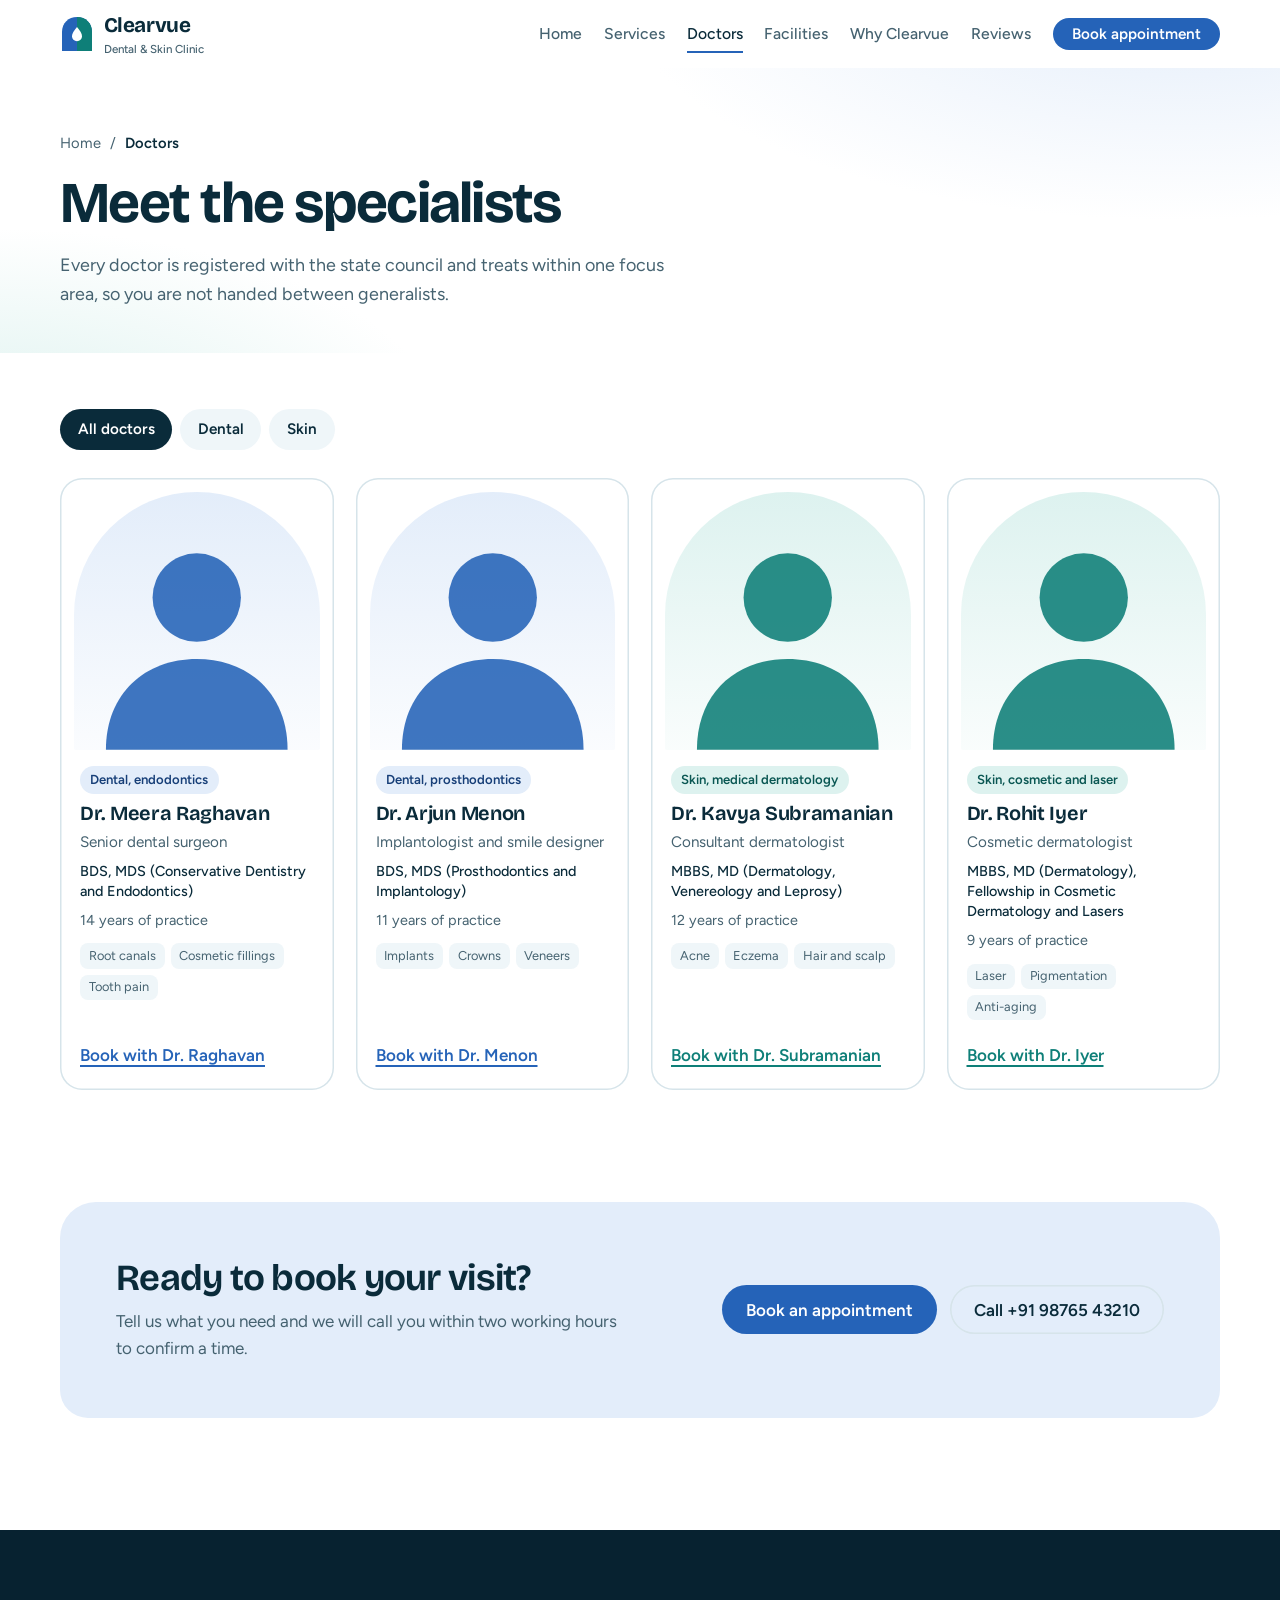
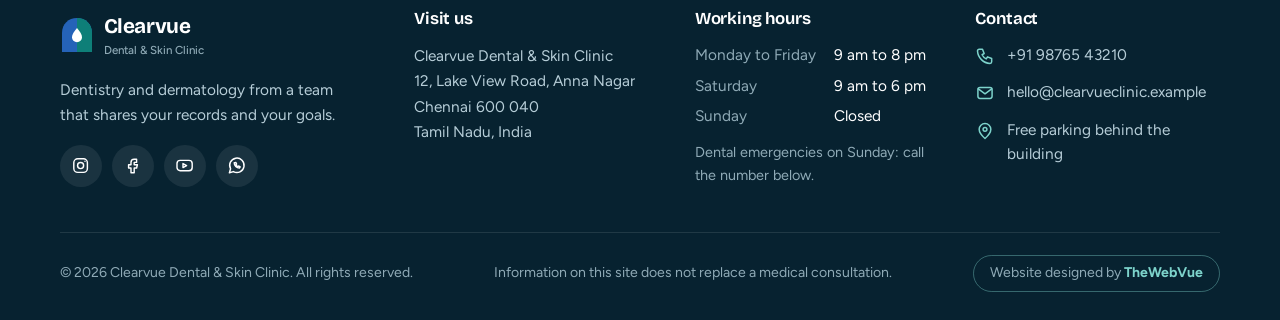
<file: doctors.html>
<!DOCTYPE html>
<html lang="en">
<head>
<meta charset="utf-8">
<meta name="viewport" content="width=device-width, initial-scale=1">
<title>Doctors | Clearvue Dental &amp; Skin</title>
<meta name="author" content="TheWebVue">
<meta name="description" content="Meet the dentists and dermatologists at Clearvue: qualifications, experience and focus areas.">
<meta name="theme-color" content="#0A2B3A">
<script>(function(){try{var d=sessionStorage.getItem('cv-dept');if(d)document.documentElement.dataset.dept=d.toLowerCase();}catch(e){}})();</script>
<link rel="preconnect" href="https://fonts.googleapis.com">
<link rel="preconnect" href="https://fonts.gstatic.com" crossorigin>
<link href="https://fonts.googleapis.com/css2?family=Bricolage+Grotesque:opsz,wght@12..96,500..800&family=Figtree:wght@400;500;600;700&display=swap" rel="stylesheet">
<link rel="stylesheet" href="style.css">
</head>
<body>
<a class="skip" href="#main">Skip to content</a>

<!-- Icon sprite: every icon on the page is drawn from here -->
<svg width="0" height="0" style="position:absolute" aria-hidden="true" focusable="false">
  <defs>
    <symbol id="i-tooth" viewBox="0 0 24 24"><path d="M12 4.2C10.6 3.2 9.2 3 7.8 3 5.2 3 3.5 5 3.5 7.6c0 2.2 1.1 3.600 1.500 6 .4 2.400.6 7.400 2.400 7.400 1.600 0 1.800-3.600 2.900-5.400.5-.8 1.100-1.100 1.700-1.100s1.200.3 1.700 1.100c1.100 1.800 1.300 5.400 2.900 5.400 1.800 0 2-5 2.400-7.400.4-2.400 1.500-3.800 1.500-6C20.500 5 18.800 3 16.200 3c-1.400 0-2.800.2-4.200 1.200Z"/></symbol>
    <symbol id="i-drop" viewBox="0 0 24 24"><path d="M12 3c3 4 6 7 6 10.5a6 6 0 0 1-12 0C6 10 9 7 12 3Z"/><path d="M9.5 14a2.6 2.6 0 0 0 2 2.4"/></symbol>
    <symbol id="i-scan" viewBox="0 0 24 24"><path d="M4 8V6a2 2 0 0 1 2-2h2M16 4h2a2 2 0 0 1 2 2v2M20 16v2a2 2 0 0 1-2 2h-2M8 20H6a2 2 0 0 1-2-2v-2M4 12h16"/></symbol>
    <symbol id="i-shield" viewBox="0 0 24 24"><path d="M12 3l7 3v5c0 4.5-3 8-7 10-4-2-7-5.5-7-10V6l7-3Z"/><path d="M9 12l2 2 4-4"/></symbol>
    <symbol id="i-laser" viewBox="0 0 24 24"><circle cx="12" cy="12" r="2.4"/><path d="M12 3v4M12 17v4M3 12h4M17 12h4M5.8 5.8l2.6 2.6M15.6 15.6l2.6 2.6M18.2 5.8l-2.6 2.6M8.4 15.6l-2.6 2.6"/></symbol>
    <symbol id="i-room" viewBox="0 0 24 24"><path d="M6 21V4a1 1 0 0 1 1-1h10a1 1 0 0 1 1 1v17M4 21h16M14.5 12h.01"/></symbol>
    <symbol id="i-air" viewBox="0 0 24 24"><path d="M3 8h10a3 3 0 1 0-3-3M3 12h15a3 3 0 1 1-3 3M3 16h8"/></symbol>
    <symbol id="i-record" viewBox="0 0 24 24"><path d="M7 3h8l4 4v14H7V3Z"/><path d="M15 3v4h4M10 12h6M10 16h6"/></symbol>
    <symbol id="i-estimate" viewBox="0 0 24 24"><rect x="5" y="3.5" width="14" height="17" rx="2"/><path d="M8.5 8h7M8.5 12h7M8.5 16h4"/></symbol>
    <symbol id="i-chat" viewBox="0 0 24 24"><path d="M4 5h16v11H9l-5 4V5Z"/><path d="M8 9.5h8M8 12.5h5"/></symbol>
    <symbol id="i-repeat" viewBox="0 0 24 24"><path d="M4 12a8 8 0 0 1 13.7-5.6L20 8.5M20 4v4.5h-4.5M20 12a8 8 0 0 1-13.7 5.6L4 15.5M4 20v-4.5h4.5"/></symbol>
    <symbol id="i-clock" viewBox="0 0 24 24"><circle cx="12" cy="12" r="9"/><path d="M12 7v5l3 2"/></symbol>
    <symbol id="i-calendar" viewBox="0 0 24 24"><rect x="3.5" y="5" width="17" height="15" rx="2.5"/><path d="M8 3v4M16 3v4M3.5 10h17"/></symbol>
    <symbol id="i-phone" viewBox="0 0 24 24"><path d="M5 4h4l2 5-2.5 1.5a11 11 0 0 0 5 5L15 13l5 2v4a2 2 0 0 1-2 2A16 16 0 0 1 3 6a2 2 0 0 1 2-2Z"/></symbol>
    <symbol id="i-mail" viewBox="0 0 24 24"><rect x="3.5" y="5.5" width="17" height="13" rx="2.5"/><path d="M4 7l8 6 8-6"/></symbol>
    <symbol id="i-pin" viewBox="0 0 24 24"><path d="M12 21s7-6 7-11a7 7 0 1 0-14 0c0 5 7 11 7 11Z"/><circle cx="12" cy="10" r="2.3"/></symbol>
    <symbol id="i-check" viewBox="0 0 24 24"><path d="M5 12.5l4.5 4.5L19 7.5"/></symbol>
    <symbol id="i-left" viewBox="0 0 24 24"><path d="M15 5l-7 7 7 7"/></symbol>
    <symbol id="i-right" viewBox="0 0 24 24"><path d="M9 5l7 7-7 7"/></symbol>
    <symbol id="i-star" viewBox="0 0 24 24"><path d="M12 3l2.7 5.6 6.1.9-4.4 4.3 1 6.1L12 17l-5.4 2.9 1-6.1L3.2 9.5l6.1-.9L12 3Z"/></symbol>
    <symbol id="i-instagram" viewBox="0 0 24 24"><rect x="3.5" y="3.5" width="17" height="17" rx="5"/><circle cx="12" cy="12" r="3.8"/><path d="M17.5 6.5h.01"/></symbol>
    <symbol id="i-facebook" viewBox="0 0 24 24"><path d="M14 8h3V4h-3a4 4 0 0 0-4 4v3H7v4h3v6h4v-6h3l1-4h-4V8.5"/></symbol>
    <symbol id="i-youtube" viewBox="0 0 24 24"><rect x="2.5" y="5.5" width="19" height="13" rx="4"/><path d="M10 9.5v5l4.5-2.5-4.5-2.5Z"/></symbol>
    <symbol id="i-whatsapp" viewBox="0 0 24 24"><path d="M3 21l1.5-5A9 9 0 1 1 8 19.5L3 21Z"/><path d="M9 8.5c0 3.5 3 6.5 6.500 6.500l1-1.500-2-1-1 .8a4 4 0 0 1-2.300-2.300l.8-1-1-2-1 .5Z"/></symbol>
  </defs>
</svg>

<header class="site-header" id="siteHeader" data-open="false">
  <div class="wrap nav">
    <a class="brand" href="index.html" aria-label="Clearvue Dental and Skin Clinic, home">
      <svg class="brand-mark" viewBox="0 0 34 38" aria-hidden="true">
        <path d="M2 36V17C2 8 8.500 2 17 2s15 6 15 15v19Z" fill="var(--dental)"/>
        <path d="M17 2c8.500 0 15 6 15 15v19H17Z" fill="var(--skin)"/>
        <path d="M17 12c3.200 4 5 6.500 5 9.200a5 5 0 0 1-10 0C12 18.500 13.800 16 17 12Z" fill="#fff"/>
      </svg>
      <span>Clearvue<small>Dental &amp; Skin Clinic</small></span>
    </a>
    <nav class="nav-links" id="navLinks" aria-label="Main">
      <a href="index.html">Home</a>
      <a href="services.html">Services</a>
      <a href="doctors.html" aria-current="page">Doctors</a>
      <a href="facilities.html">Facilities</a>
      <a href="why-us.html">Why Clearvue</a>
      <a href="reviews.html">Reviews</a>
      <a class="btn nav-cta" href="appointment.html">Book appointment</a>
    </nav>
    <button class="nav-toggle" id="navToggle" type="button" aria-expanded="false" aria-controls="navLinks" aria-label="Open menu"><span></span></button>
  </div>
</header>

<main id="main">
<section class="page-hero">
  <div class="wrap">
    <nav class="crumbs" aria-label="Breadcrumb"><a href="index.html">Home</a><span aria-hidden="true">/</span><span aria-current="page">Doctors</span></nav>
    <h1>Meet the specialists</h1>
    <p class="lede">Every doctor is registered with the state council and treats within one focus area, so you are not handed between generalists.</p>
  </div>
</section>
<section class="section" id="doctors">
  <div class="wrap">
    <div class="filters" role="group" aria-label="Filter doctors by department">
      <button class="chip" type="button" data-filter="all" aria-pressed="true">All doctors</button>
      <button class="chip" type="button" data-filter="dental" aria-pressed="false">Dental</button>
      <button class="chip" type="button" data-filter="skin" aria-pressed="false">Skin</button>
    </div>

    <!-- Swap each .portrait svg for <img src="doctor.jpg" alt="Dr. Name"> when you have real photos -->
    <div class="doc-grid">
      <article class="doc dental" data-dept="dental">
        <div class="portrait"><svg viewBox="0 0 200 210" role="img" aria-label="Portrait placeholder"><circle cx="100" cy="86" r="36"/><path d="M26 210c0-46 32-74 74-74s74 28 74 74Z"/></svg></div>
        <div class="doc-body">
          <span class="dept-tag">Dental, endodontics</span>
          <h3>Dr. Meera Raghavan</h3>
          <p class="doc-role">Senior dental surgeon</p>
          <p class="doc-quals">BDS, MDS (Conservative Dentistry and Endodontics)</p>
          <p class="doc-exp">14 years of practice</p>
          <ul class="doc-tags"><li>Root canals</li><li>Cosmetic fillings</li><li>Tooth pain</li></ul>
          <a class="link-btn" href="appointment.html?dept=Dental&amp;doctor=Dr.%20Meera%20Raghavan" data-book="Dental" data-doctor="Dr. Meera Raghavan">Book with Dr. Raghavan</a>
        </div>
      </article>

      <article class="doc dental" data-dept="dental">
        <div class="portrait"><svg viewBox="0 0 200 210" role="img" aria-label="Portrait placeholder"><circle cx="100" cy="86" r="36"/><path d="M26 210c0-46 32-74 74-74s74 28 74 74Z"/></svg></div>
        <div class="doc-body">
          <span class="dept-tag">Dental, prosthodontics</span>
          <h3>Dr. Arjun Menon</h3>
          <p class="doc-role">Implantologist and smile designer</p>
          <p class="doc-quals">BDS, MDS (Prosthodontics and Implantology)</p>
          <p class="doc-exp">11 years of practice</p>
          <ul class="doc-tags"><li>Implants</li><li>Crowns</li><li>Veneers</li></ul>
          <a class="link-btn" href="appointment.html?dept=Dental&amp;doctor=Dr.%20Arjun%20Menon" data-book="Dental" data-doctor="Dr. Arjun Menon">Book with Dr. Menon</a>
        </div>
      </article>

      <article class="doc skin" data-dept="skin">
        <div class="portrait"><svg viewBox="0 0 200 210" role="img" aria-label="Portrait placeholder"><circle cx="100" cy="86" r="36"/><path d="M26 210c0-46 32-74 74-74s74 28 74 74Z"/></svg></div>
        <div class="doc-body">
          <span class="dept-tag">Skin, medical dermatology</span>
          <h3>Dr. Kavya Subramanian</h3>
          <p class="doc-role">Consultant dermatologist</p>
          <p class="doc-quals">MBBS, MD (Dermatology, Venereology and Leprosy)</p>
          <p class="doc-exp">12 years of practice</p>
          <ul class="doc-tags"><li>Acne</li><li>Eczema</li><li>Hair and scalp</li></ul>
          <a class="link-btn" href="appointment.html?dept=Skin&amp;doctor=Dr.%20Kavya%20Subramanian" data-book="Skin" data-doctor="Dr. Kavya Subramanian">Book with Dr. Subramanian</a>
        </div>
      </article>

      <article class="doc skin" data-dept="skin">
        <div class="portrait"><svg viewBox="0 0 200 210" role="img" aria-label="Portrait placeholder"><circle cx="100" cy="86" r="36"/><path d="M26 210c0-46 32-74 74-74s74 28 74 74Z"/></svg></div>
        <div class="doc-body">
          <span class="dept-tag">Skin, cosmetic and laser</span>
          <h3>Dr. Rohit Iyer</h3>
          <p class="doc-role">Cosmetic dermatologist</p>
          <p class="doc-quals">MBBS, MD (Dermatology), Fellowship in Cosmetic Dermatology and Lasers</p>
          <p class="doc-exp">9 years of practice</p>
          <ul class="doc-tags"><li>Laser</li><li>Pigmentation</li><li>Anti-aging</li></ul>
          <a class="link-btn" href="appointment.html?dept=Skin&amp;doctor=Dr.%20Rohit%20Iyer" data-book="Skin" data-doctor="Dr. Rohit Iyer">Book with Dr. Iyer</a>
        </div>
      </article>
    </div>
  </div>
</section>
<section class="section cta-band">
  <div class="wrap cta-inner">
    <div>
      <h2>Ready to book your visit?</h2>
      <p>Tell us what you need and we will call you within two working hours to confirm a time.</p>
    </div>
    <div class="hero-cta">
      <a class="btn" href="appointment.html">Book an appointment</a>
      <a class="btn btn-ghost" href="tel:+919876543210">Call +91 98765 43210</a>
    </div>
  </div>
</section>
</main>

<footer class="site-footer" id="contact">
  <div class="wrap">
    <div class="foot-grid">
      <div>
        <a class="brand" href="index.html" aria-label="Clearvue Dental and Skin Clinic, back to top">
          <svg class="brand-mark" viewBox="0 0 34 38" aria-hidden="true">
            <path d="M2 36V17C2 8 8.500 2 17 2s15 6 15 15v19Z" fill="var(--dental)"/>
            <path d="M17 2c8.500 0 15 6 15 15v19H17Z" fill="var(--skin)"/>
            <path d="M17 12c3.200 4 5 6.500 5 9.200a5 5 0 0 1-10 0C12 18.500 13.800 16 17 12Z" fill="#fff"/>
          </svg>
          <span>Clearvue<small>Dental &amp; Skin Clinic</small></span>
        </a>
        <p>Dentistry and dermatology from a team that shares your records and your goals.</p>
        <div class="social">
          <a href="#" aria-label="Clearvue on Instagram"><svg class="icon"><use href="#i-instagram"/></svg></a>
          <a href="#" aria-label="Clearvue on Facebook"><svg class="icon"><use href="#i-facebook"/></svg></a>
          <a href="#" aria-label="Clearvue on YouTube"><svg class="icon"><use href="#i-youtube"/></svg></a>
          <a href="#" aria-label="Chat with Clearvue on WhatsApp"><svg class="icon"><use href="#i-whatsapp"/></svg></a>
        </div>
      </div>

      <div>
        <h3>Visit us</h3>
        <address>
          Clearvue Dental &amp; Skin Clinic<br>
          12, Lake View Road, Anna Nagar<br>
          Chennai 600 040<br>
          Tamil Nadu, India
        </address>
      </div>

      <div>
        <h3>Working hours</h3>
        <dl class="hours">
          <dt>Monday to Friday</dt><dd>9 am to 8 pm</dd>
          <dt>Saturday</dt><dd>9 am to 6 pm</dd>
          <dt>Sunday</dt><dd>Closed</dd>
        </dl>
        <p style="font-size:.9rem;margin-top:.8rem;color:#8FAAB6">Dental emergencies on Sunday: call the number below.</p>
      </div>

      <div>
        <h3>Contact</h3>
        <ul class="contact-lines">
          <li><svg class="icon" aria-hidden="true"><use href="#i-phone"/></svg><a href="tel:+919876543210">+91 98765 43210</a></li>
          <li><svg class="icon" aria-hidden="true"><use href="#i-mail"/></svg><a href="mailto:hello@clearvueclinic.example">hello@clearvueclinic.example</a></li>
          <li><svg class="icon" aria-hidden="true"><use href="#i-pin"/></svg><span>Free parking behind the building</span></li>
        </ul>
      </div>
    </div>
    <div class="legal">
      <span>&copy; 2026 Clearvue Dental &amp; Skin Clinic. All rights reserved.</span>
      <span>Information on this site does not replace a medical consultation.</span>
      <!-- Designer credit: change the link to the TheWebVue website address if you prefer -->
      <p class="credit">Website designed by <a href="https://www.instagram.com/thewebvue" target="_blank" rel="noopener noreferrer">TheWebVue</a></p>
    </div>
  </div>
</footer>

<script src="main.js"></script>
</body>
</html>
</file>
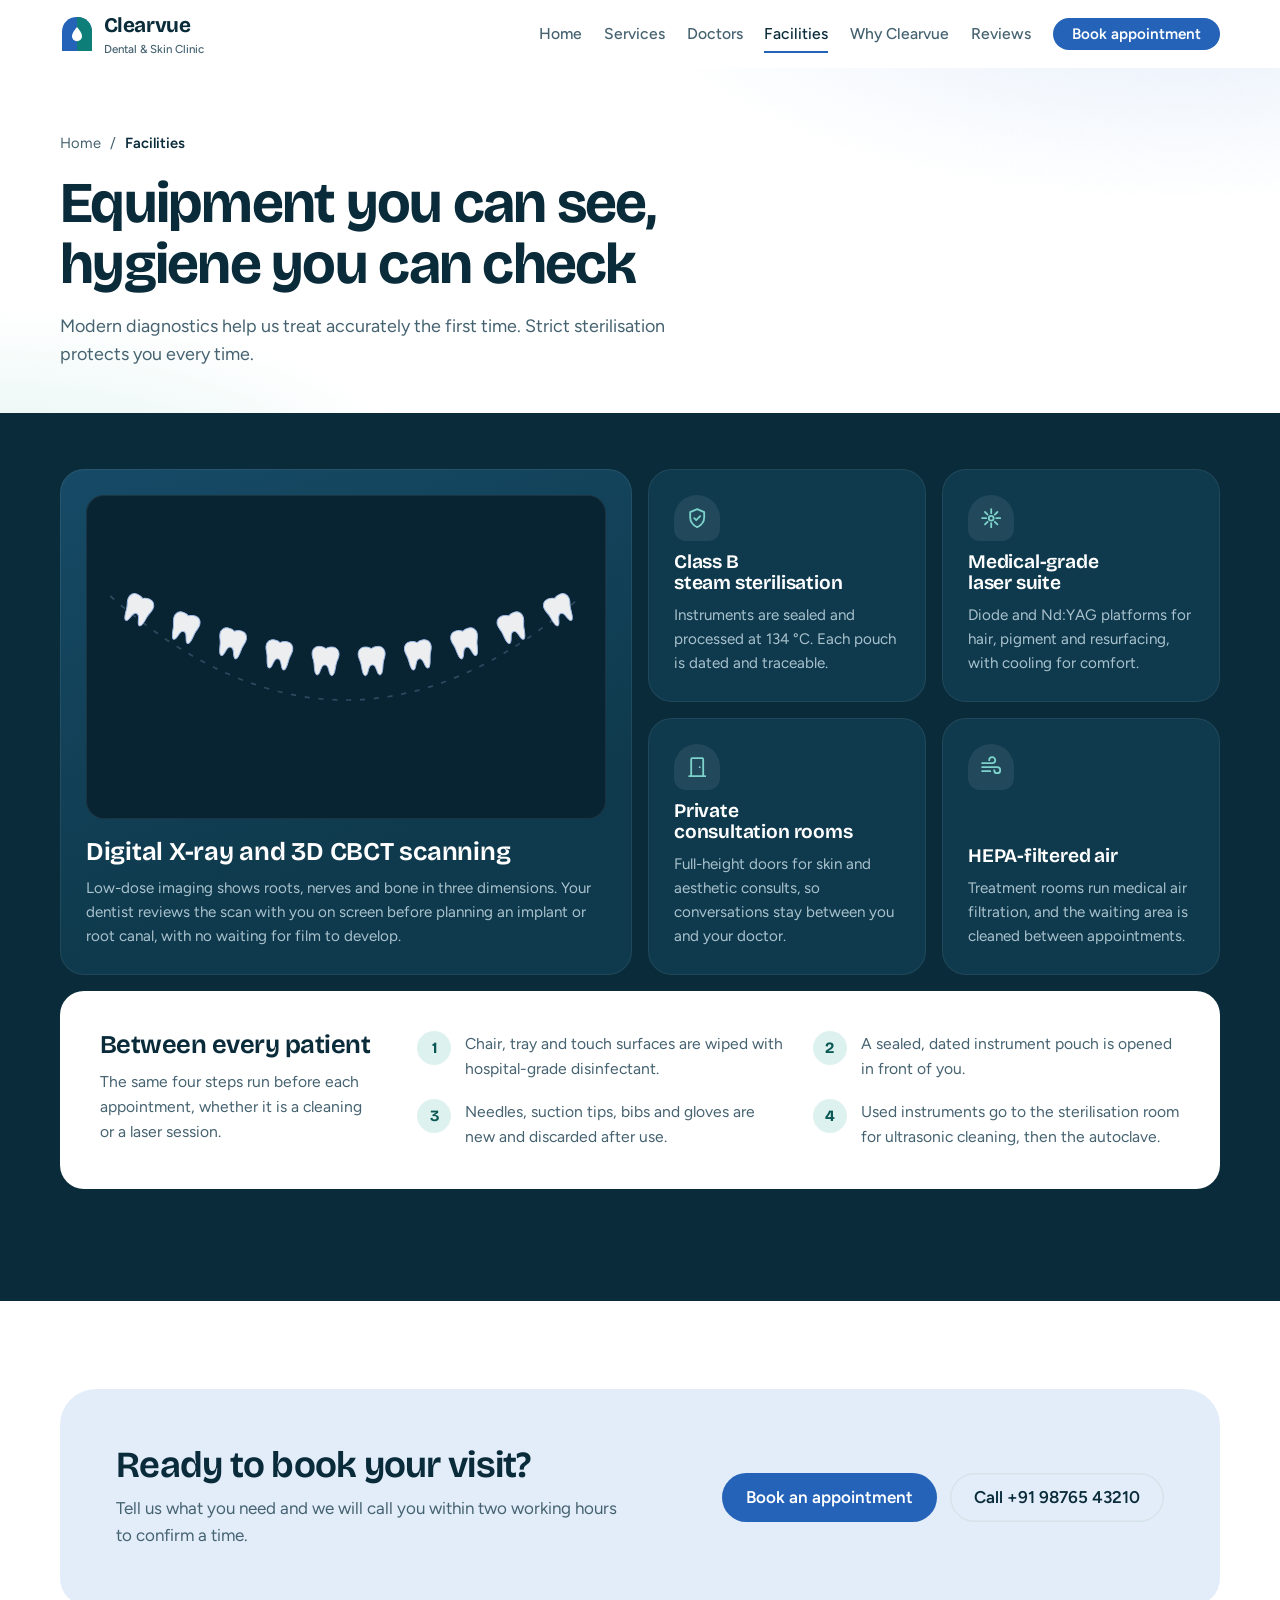
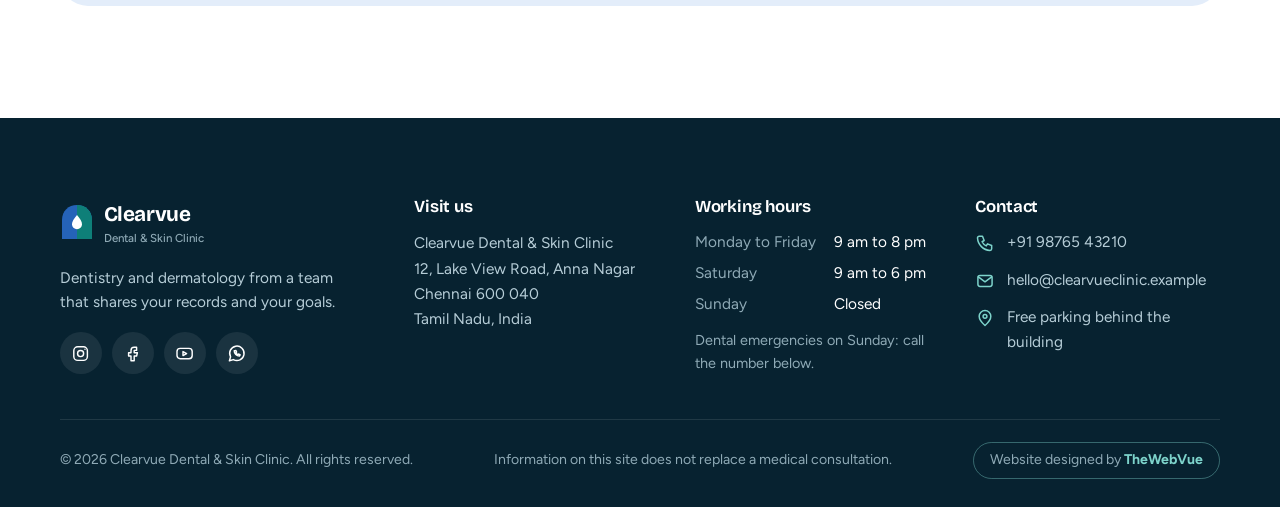
<file: facilities.html>
<!DOCTYPE html>
<html lang="en">
<head>
<meta charset="utf-8">
<meta name="viewport" content="width=device-width, initial-scale=1">
<title>Facilities | Clearvue Dental &amp; Skin</title>
<meta name="author" content="TheWebVue">
<meta name="description" content="Digital X-ray and 3D CBCT scanning, Class B sterilisation, a medical-grade laser suite and strict hygiene between every patient.">
<meta name="theme-color" content="#0A2B3A">
<script>(function(){try{var d=sessionStorage.getItem('cv-dept');if(d)document.documentElement.dataset.dept=d.toLowerCase();}catch(e){}})();</script>
<link rel="preconnect" href="https://fonts.googleapis.com">
<link rel="preconnect" href="https://fonts.gstatic.com" crossorigin>
<link href="https://fonts.googleapis.com/css2?family=Bricolage+Grotesque:opsz,wght@12..96,500..800&family=Figtree:wght@400;500;600;700&display=swap" rel="stylesheet">
<link rel="stylesheet" href="style.css">
</head>
<body>
<a class="skip" href="#main">Skip to content</a>

<!-- Icon sprite: every icon on the page is drawn from here -->
<svg width="0" height="0" style="position:absolute" aria-hidden="true" focusable="false">
  <defs>
    <symbol id="i-tooth" viewBox="0 0 24 24"><path d="M12 4.2C10.6 3.2 9.2 3 7.8 3 5.2 3 3.5 5 3.5 7.6c0 2.2 1.1 3.600 1.500 6 .4 2.400.6 7.400 2.400 7.400 1.600 0 1.800-3.600 2.900-5.400.5-.8 1.100-1.100 1.700-1.100s1.200.3 1.700 1.100c1.100 1.800 1.300 5.400 2.900 5.400 1.800 0 2-5 2.400-7.400.4-2.400 1.500-3.800 1.500-6C20.500 5 18.800 3 16.200 3c-1.400 0-2.800.2-4.200 1.200Z"/></symbol>
    <symbol id="i-drop" viewBox="0 0 24 24"><path d="M12 3c3 4 6 7 6 10.5a6 6 0 0 1-12 0C6 10 9 7 12 3Z"/><path d="M9.5 14a2.6 2.6 0 0 0 2 2.4"/></symbol>
    <symbol id="i-scan" viewBox="0 0 24 24"><path d="M4 8V6a2 2 0 0 1 2-2h2M16 4h2a2 2 0 0 1 2 2v2M20 16v2a2 2 0 0 1-2 2h-2M8 20H6a2 2 0 0 1-2-2v-2M4 12h16"/></symbol>
    <symbol id="i-shield" viewBox="0 0 24 24"><path d="M12 3l7 3v5c0 4.5-3 8-7 10-4-2-7-5.5-7-10V6l7-3Z"/><path d="M9 12l2 2 4-4"/></symbol>
    <symbol id="i-laser" viewBox="0 0 24 24"><circle cx="12" cy="12" r="2.4"/><path d="M12 3v4M12 17v4M3 12h4M17 12h4M5.8 5.8l2.6 2.6M15.6 15.6l2.6 2.6M18.2 5.8l-2.6 2.6M8.4 15.6l-2.6 2.6"/></symbol>
    <symbol id="i-room" viewBox="0 0 24 24"><path d="M6 21V4a1 1 0 0 1 1-1h10a1 1 0 0 1 1 1v17M4 21h16M14.5 12h.01"/></symbol>
    <symbol id="i-air" viewBox="0 0 24 24"><path d="M3 8h10a3 3 0 1 0-3-3M3 12h15a3 3 0 1 1-3 3M3 16h8"/></symbol>
    <symbol id="i-record" viewBox="0 0 24 24"><path d="M7 3h8l4 4v14H7V3Z"/><path d="M15 3v4h4M10 12h6M10 16h6"/></symbol>
    <symbol id="i-estimate" viewBox="0 0 24 24"><rect x="5" y="3.5" width="14" height="17" rx="2"/><path d="M8.5 8h7M8.5 12h7M8.5 16h4"/></symbol>
    <symbol id="i-chat" viewBox="0 0 24 24"><path d="M4 5h16v11H9l-5 4V5Z"/><path d="M8 9.5h8M8 12.5h5"/></symbol>
    <symbol id="i-repeat" viewBox="0 0 24 24"><path d="M4 12a8 8 0 0 1 13.7-5.6L20 8.5M20 4v4.5h-4.5M20 12a8 8 0 0 1-13.7 5.6L4 15.5M4 20v-4.5h4.5"/></symbol>
    <symbol id="i-clock" viewBox="0 0 24 24"><circle cx="12" cy="12" r="9"/><path d="M12 7v5l3 2"/></symbol>
    <symbol id="i-calendar" viewBox="0 0 24 24"><rect x="3.5" y="5" width="17" height="15" rx="2.5"/><path d="M8 3v4M16 3v4M3.5 10h17"/></symbol>
    <symbol id="i-phone" viewBox="0 0 24 24"><path d="M5 4h4l2 5-2.5 1.5a11 11 0 0 0 5 5L15 13l5 2v4a2 2 0 0 1-2 2A16 16 0 0 1 3 6a2 2 0 0 1 2-2Z"/></symbol>
    <symbol id="i-mail" viewBox="0 0 24 24"><rect x="3.5" y="5.5" width="17" height="13" rx="2.5"/><path d="M4 7l8 6 8-6"/></symbol>
    <symbol id="i-pin" viewBox="0 0 24 24"><path d="M12 21s7-6 7-11a7 7 0 1 0-14 0c0 5 7 11 7 11Z"/><circle cx="12" cy="10" r="2.3"/></symbol>
    <symbol id="i-check" viewBox="0 0 24 24"><path d="M5 12.5l4.5 4.5L19 7.5"/></symbol>
    <symbol id="i-left" viewBox="0 0 24 24"><path d="M15 5l-7 7 7 7"/></symbol>
    <symbol id="i-right" viewBox="0 0 24 24"><path d="M9 5l7 7-7 7"/></symbol>
    <symbol id="i-star" viewBox="0 0 24 24"><path d="M12 3l2.7 5.6 6.1.9-4.4 4.3 1 6.1L12 17l-5.4 2.9 1-6.1L3.2 9.5l6.1-.9L12 3Z"/></symbol>
    <symbol id="i-instagram" viewBox="0 0 24 24"><rect x="3.5" y="3.5" width="17" height="17" rx="5"/><circle cx="12" cy="12" r="3.8"/><path d="M17.5 6.5h.01"/></symbol>
    <symbol id="i-facebook" viewBox="0 0 24 24"><path d="M14 8h3V4h-3a4 4 0 0 0-4 4v3H7v4h3v6h4v-6h3l1-4h-4V8.5"/></symbol>
    <symbol id="i-youtube" viewBox="0 0 24 24"><rect x="2.5" y="5.5" width="19" height="13" rx="4"/><path d="M10 9.5v5l4.5-2.5-4.5-2.5Z"/></symbol>
    <symbol id="i-whatsapp" viewBox="0 0 24 24"><path d="M3 21l1.5-5A9 9 0 1 1 8 19.5L3 21Z"/><path d="M9 8.5c0 3.5 3 6.5 6.500 6.500l1-1.500-2-1-1 .8a4 4 0 0 1-2.300-2.300l.8-1-1-2-1 .5Z"/></symbol>
  </defs>
</svg>

<header class="site-header" id="siteHeader" data-open="false">
  <div class="wrap nav">
    <a class="brand" href="index.html" aria-label="Clearvue Dental and Skin Clinic, home">
      <svg class="brand-mark" viewBox="0 0 34 38" aria-hidden="true">
        <path d="M2 36V17C2 8 8.500 2 17 2s15 6 15 15v19Z" fill="var(--dental)"/>
        <path d="M17 2c8.500 0 15 6 15 15v19H17Z" fill="var(--skin)"/>
        <path d="M17 12c3.200 4 5 6.500 5 9.200a5 5 0 0 1-10 0C12 18.500 13.800 16 17 12Z" fill="#fff"/>
      </svg>
      <span>Clearvue<small>Dental &amp; Skin Clinic</small></span>
    </a>
    <nav class="nav-links" id="navLinks" aria-label="Main">
      <a href="index.html">Home</a>
      <a href="services.html">Services</a>
      <a href="doctors.html">Doctors</a>
      <a href="facilities.html" aria-current="page">Facilities</a>
      <a href="why-us.html">Why Clearvue</a>
      <a href="reviews.html">Reviews</a>
      <a class="btn nav-cta" href="appointment.html">Book appointment</a>
    </nav>
    <button class="nav-toggle" id="navToggle" type="button" aria-expanded="false" aria-controls="navLinks" aria-label="Open menu"><span></span></button>
  </div>
</header>

<main id="main">
<section class="page-hero">
  <div class="wrap">
    <nav class="crumbs" aria-label="Breadcrumb"><a href="index.html">Home</a><span aria-hidden="true">/</span><span aria-current="page">Facilities</span></nav>
    <h1>Equipment you can see, hygiene you can check</h1>
    <p class="lede">Modern diagnostics help us treat accurately the first time. Strict sterilisation protects you every time.</p>
  </div>
</section>
<section class="section facilities" id="facilities">
  <div class="wrap">
    <div class="bento">
      <article class="tile tile-lg">
        <div class="xray" aria-hidden="true">
          <svg viewBox="0 0 300 130">
            <path class="jaw" d="M14 30 Q150 150 286 30"/>
            <g class="teeth">
              <use href="#i-tooth" x="19" y="25" width="22" height="26" transform="rotate(22 30 38)"/>
              <use href="#i-tooth" x="46" y="35.3" width="22" height="26" transform="rotate(17 57 48.3)"/>
              <use href="#i-tooth" x="73" y="44.3" width="22" height="26" transform="rotate(13 84 57.3)"/>
              <use href="#i-tooth" x="100" y="51" width="22" height="26" transform="rotate(8 111 64)"/>
              <use href="#i-tooth" x="127" y="54.5" width="22" height="26" transform="rotate(3 138 67.5)"/>
              <use href="#i-tooth" x="154" y="54.5" width="22" height="26" transform="rotate(-3 165 67.5)"/>
              <use href="#i-tooth" x="181" y="51" width="22" height="26" transform="rotate(-8 192 64)"/>
              <use href="#i-tooth" x="208" y="44.3" width="22" height="26" transform="rotate(-13 219 57.3)"/>
              <use href="#i-tooth" x="235" y="35.3" width="22" height="26" transform="rotate(-17 246 48.3)"/>
              <use href="#i-tooth" x="262" y="25" width="22" height="26" transform="rotate(-22 273 38)"/>
            </g>
          </svg>
          <span class="scan"></span>
        </div>
        <h3>Digital X-ray and 3D CBCT scanning</h3>
        <p>Low-dose imaging shows roots, nerves and bone in three dimensions. Your dentist reviews the scan with you on screen before planning an implant or root canal, with no waiting for film to develop.</p>
      </article>

      <article class="tile">
        <svg class="icon" aria-hidden="true"><use href="#i-shield"/></svg>
        <h3>Class B steam sterilisation</h3>
        <p>Instruments are sealed and processed at 134 °C. Each pouch is dated and traceable.</p>
      </article>
      <article class="tile">
        <svg class="icon" aria-hidden="true"><use href="#i-laser"/></svg>
        <h3>Medical-grade laser suite</h3>
        <p>Diode and Nd:YAG platforms for hair, pigment and resurfacing, with cooling for comfort.</p>
      </article>
      <article class="tile">
        <svg class="icon" aria-hidden="true"><use href="#i-room"/></svg>
        <h3>Private consultation rooms</h3>
        <p>Full-height doors for skin and aesthetic consults, so conversations stay between you and your doctor.</p>
      </article>
      <article class="tile">
        <svg class="icon" aria-hidden="true"><use href="#i-air"/></svg>
        <h3>HEPA-filtered air</h3>
        <p>Treatment rooms run medical air filtration, and the waiting area is cleaned between appointments.</p>
      </article>
    </div>

    <div class="hygiene">
      <div>
        <h3>Between every patient</h3>
        <p>The same four steps run before each appointment, whether it is a cleaning or a laser session.</p>
      </div>
      <ol class="steps">
        <li>Chair, tray and touch surfaces are wiped with hospital-grade disinfectant.</li>
        <li>A sealed, dated instrument pouch is opened in front of you.</li>
        <li>Needles, suction tips, bibs and gloves are new and discarded after use.</li>
        <li>Used instruments go to the sterilisation room for ultrasonic cleaning, then the autoclave.</li>
      </ol>
    </div>
  </div>
</section>
<section class="section cta-band">
  <div class="wrap cta-inner">
    <div>
      <h2>Ready to book your visit?</h2>
      <p>Tell us what you need and we will call you within two working hours to confirm a time.</p>
    </div>
    <div class="hero-cta">
      <a class="btn" href="appointment.html">Book an appointment</a>
      <a class="btn btn-ghost" href="tel:+919876543210">Call +91 98765 43210</a>
    </div>
  </div>
</section>
</main>

<footer class="site-footer" id="contact">
  <div class="wrap">
    <div class="foot-grid">
      <div>
        <a class="brand" href="index.html" aria-label="Clearvue Dental and Skin Clinic, back to top">
          <svg class="brand-mark" viewBox="0 0 34 38" aria-hidden="true">
            <path d="M2 36V17C2 8 8.500 2 17 2s15 6 15 15v19Z" fill="var(--dental)"/>
            <path d="M17 2c8.500 0 15 6 15 15v19H17Z" fill="var(--skin)"/>
            <path d="M17 12c3.200 4 5 6.500 5 9.200a5 5 0 0 1-10 0C12 18.500 13.800 16 17 12Z" fill="#fff"/>
          </svg>
          <span>Clearvue<small>Dental &amp; Skin Clinic</small></span>
        </a>
        <p>Dentistry and dermatology from a team that shares your records and your goals.</p>
        <div class="social">
          <a href="#" aria-label="Clearvue on Instagram"><svg class="icon"><use href="#i-instagram"/></svg></a>
          <a href="#" aria-label="Clearvue on Facebook"><svg class="icon"><use href="#i-facebook"/></svg></a>
          <a href="#" aria-label="Clearvue on YouTube"><svg class="icon"><use href="#i-youtube"/></svg></a>
          <a href="#" aria-label="Chat with Clearvue on WhatsApp"><svg class="icon"><use href="#i-whatsapp"/></svg></a>
        </div>
      </div>

      <div>
        <h3>Visit us</h3>
        <address>
          Clearvue Dental &amp; Skin Clinic<br>
          12, Lake View Road, Anna Nagar<br>
          Chennai 600 040<br>
          Tamil Nadu, India
        </address>
      </div>

      <div>
        <h3>Working hours</h3>
        <dl class="hours">
          <dt>Monday to Friday</dt><dd>9 am to 8 pm</dd>
          <dt>Saturday</dt><dd>9 am to 6 pm</dd>
          <dt>Sunday</dt><dd>Closed</dd>
        </dl>
        <p style="font-size:.9rem;margin-top:.8rem;color:#8FAAB6">Dental emergencies on Sunday: call the number below.</p>
      </div>

      <div>
        <h3>Contact</h3>
        <ul class="contact-lines">
          <li><svg class="icon" aria-hidden="true"><use href="#i-phone"/></svg><a href="tel:+919876543210">+91 98765 43210</a></li>
          <li><svg class="icon" aria-hidden="true"><use href="#i-mail"/></svg><a href="mailto:hello@clearvueclinic.example">hello@clearvueclinic.example</a></li>
          <li><svg class="icon" aria-hidden="true"><use href="#i-pin"/></svg><span>Free parking behind the building</span></li>
        </ul>
      </div>
    </div>
    <div class="legal">
      <span>&copy; 2026 Clearvue Dental &amp; Skin Clinic. All rights reserved.</span>
      <span>Information on this site does not replace a medical consultation.</span>
      <!-- Designer credit: change the link to the TheWebVue website address if you prefer -->
      <p class="credit">Website designed by <a href="https://www.instagram.com/thewebvue" target="_blank" rel="noopener noreferrer">TheWebVue</a></p>
    </div>
  </div>
</footer>

<script src="main.js"></script>
</body>
</html>
</file>
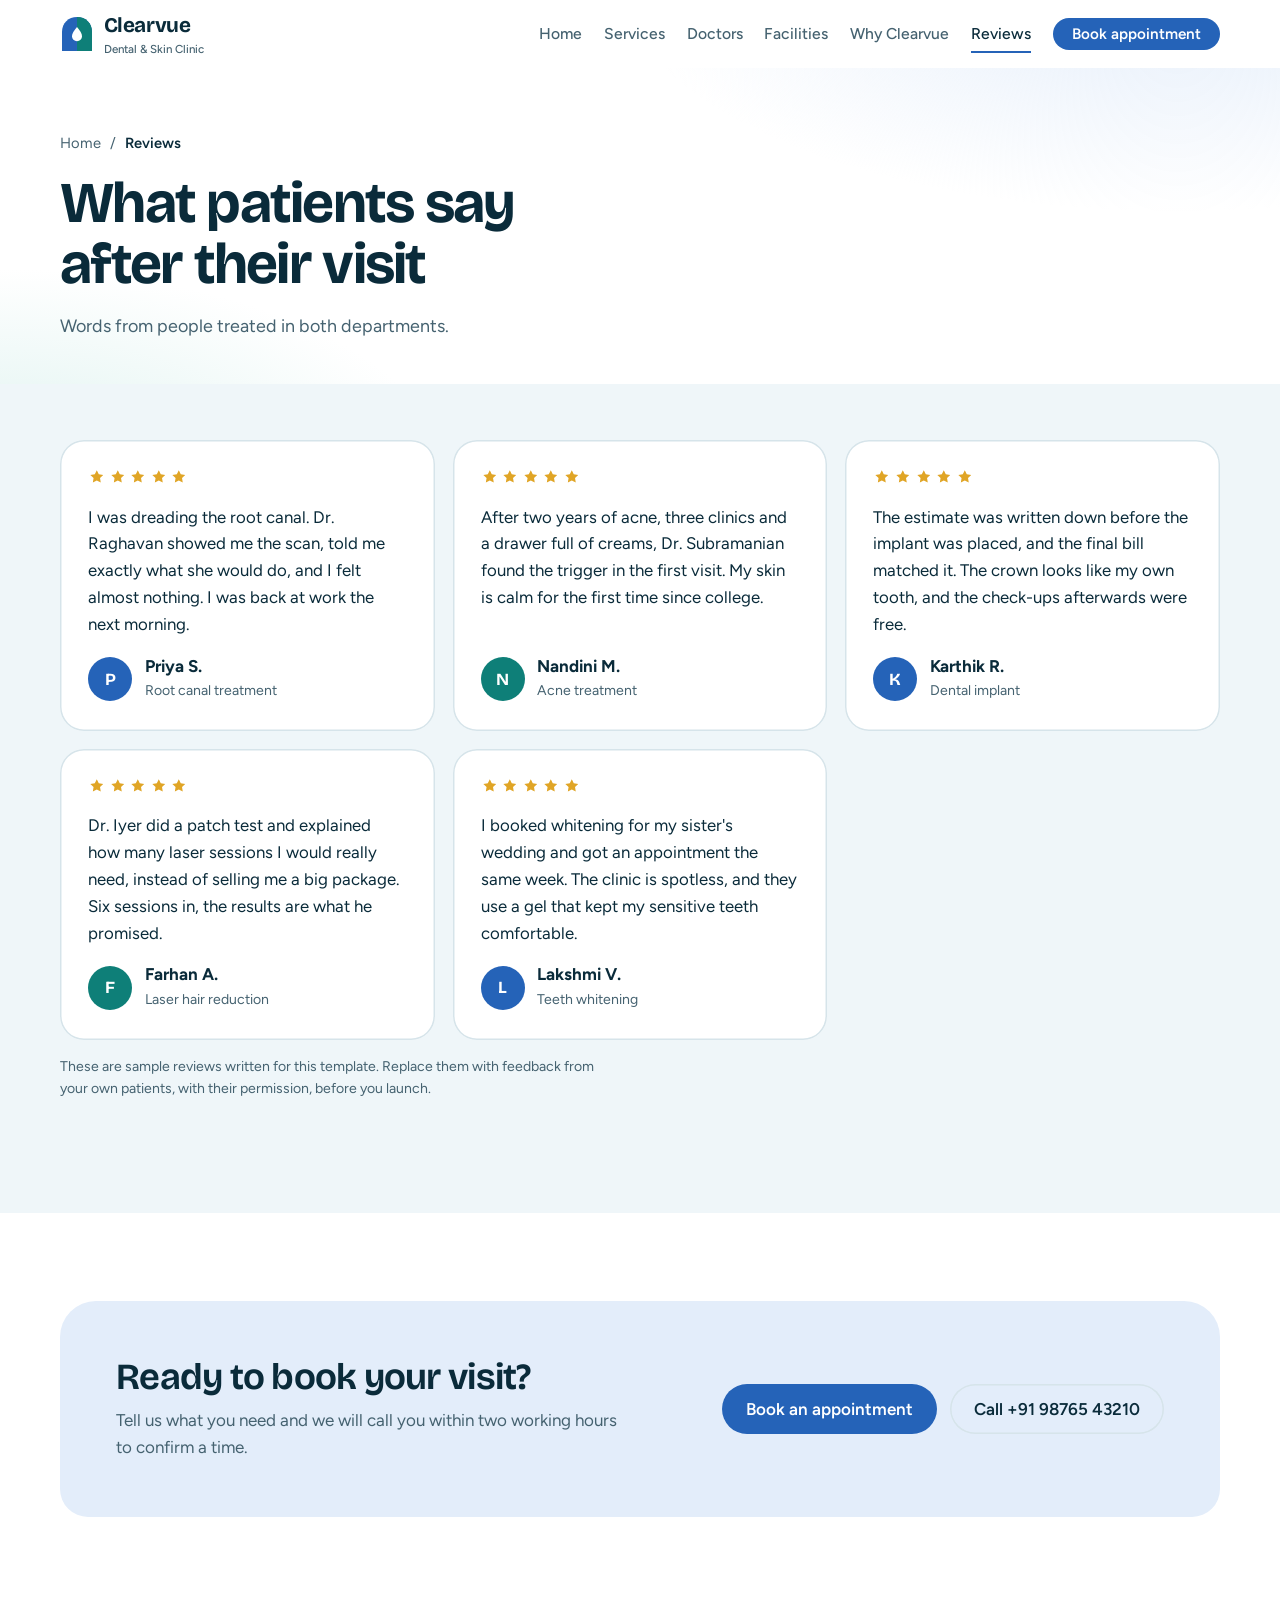
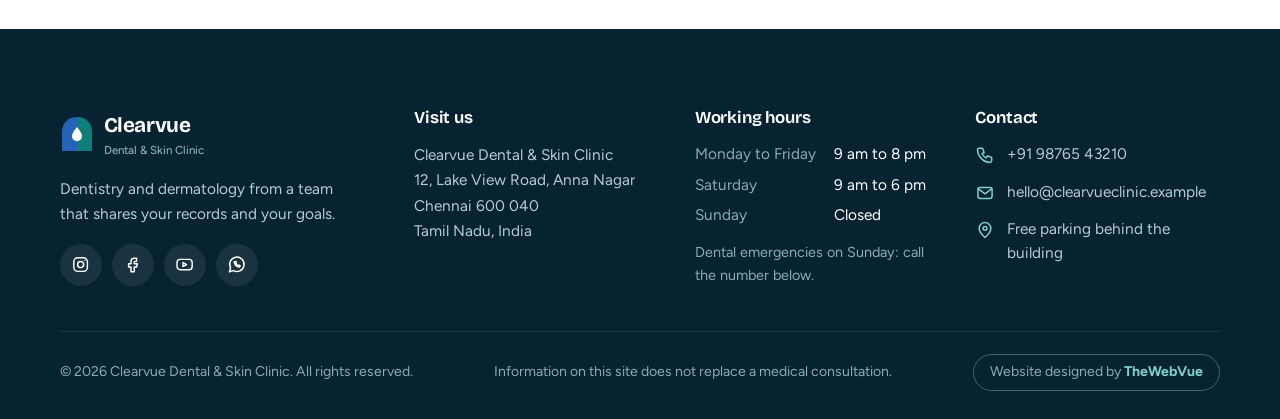
<file: reviews.html>
<!DOCTYPE html>
<html lang="en">
<head>
<meta charset="utf-8">
<meta name="viewport" content="width=device-width, initial-scale=1">
<title>Reviews | Clearvue Dental &amp; Skin</title>
<meta name="author" content="TheWebVue">
<meta name="description" content="Patient reviews of dental and skin care at Clearvue.">
<meta name="theme-color" content="#0A2B3A">
<script>(function(){try{var d=sessionStorage.getItem('cv-dept');if(d)document.documentElement.dataset.dept=d.toLowerCase();}catch(e){}})();</script>
<link rel="preconnect" href="https://fonts.googleapis.com">
<link rel="preconnect" href="https://fonts.gstatic.com" crossorigin>
<link href="https://fonts.googleapis.com/css2?family=Bricolage+Grotesque:opsz,wght@12..96,500..800&family=Figtree:wght@400;500;600;700&display=swap" rel="stylesheet">
<link rel="stylesheet" href="style.css">
</head>
<body>
<a class="skip" href="#main">Skip to content</a>

<!-- Icon sprite: every icon on the page is drawn from here -->
<svg width="0" height="0" style="position:absolute" aria-hidden="true" focusable="false">
  <defs>
    <symbol id="i-tooth" viewBox="0 0 24 24"><path d="M12 4.2C10.6 3.2 9.2 3 7.8 3 5.2 3 3.5 5 3.5 7.6c0 2.2 1.1 3.600 1.500 6 .4 2.400.6 7.400 2.400 7.400 1.600 0 1.800-3.600 2.900-5.400.5-.8 1.100-1.100 1.700-1.100s1.200.3 1.700 1.100c1.100 1.800 1.300 5.400 2.900 5.400 1.800 0 2-5 2.400-7.400.4-2.400 1.500-3.800 1.500-6C20.500 5 18.800 3 16.200 3c-1.400 0-2.800.2-4.200 1.200Z"/></symbol>
    <symbol id="i-drop" viewBox="0 0 24 24"><path d="M12 3c3 4 6 7 6 10.5a6 6 0 0 1-12 0C6 10 9 7 12 3Z"/><path d="M9.5 14a2.6 2.6 0 0 0 2 2.4"/></symbol>
    <symbol id="i-scan" viewBox="0 0 24 24"><path d="M4 8V6a2 2 0 0 1 2-2h2M16 4h2a2 2 0 0 1 2 2v2M20 16v2a2 2 0 0 1-2 2h-2M8 20H6a2 2 0 0 1-2-2v-2M4 12h16"/></symbol>
    <symbol id="i-shield" viewBox="0 0 24 24"><path d="M12 3l7 3v5c0 4.5-3 8-7 10-4-2-7-5.5-7-10V6l7-3Z"/><path d="M9 12l2 2 4-4"/></symbol>
    <symbol id="i-laser" viewBox="0 0 24 24"><circle cx="12" cy="12" r="2.4"/><path d="M12 3v4M12 17v4M3 12h4M17 12h4M5.8 5.8l2.6 2.6M15.6 15.6l2.6 2.6M18.2 5.8l-2.6 2.6M8.4 15.6l-2.6 2.6"/></symbol>
    <symbol id="i-room" viewBox="0 0 24 24"><path d="M6 21V4a1 1 0 0 1 1-1h10a1 1 0 0 1 1 1v17M4 21h16M14.5 12h.01"/></symbol>
    <symbol id="i-air" viewBox="0 0 24 24"><path d="M3 8h10a3 3 0 1 0-3-3M3 12h15a3 3 0 1 1-3 3M3 16h8"/></symbol>
    <symbol id="i-record" viewBox="0 0 24 24"><path d="M7 3h8l4 4v14H7V3Z"/><path d="M15 3v4h4M10 12h6M10 16h6"/></symbol>
    <symbol id="i-estimate" viewBox="0 0 24 24"><rect x="5" y="3.5" width="14" height="17" rx="2"/><path d="M8.5 8h7M8.5 12h7M8.5 16h4"/></symbol>
    <symbol id="i-chat" viewBox="0 0 24 24"><path d="M4 5h16v11H9l-5 4V5Z"/><path d="M8 9.5h8M8 12.5h5"/></symbol>
    <symbol id="i-repeat" viewBox="0 0 24 24"><path d="M4 12a8 8 0 0 1 13.7-5.6L20 8.5M20 4v4.5h-4.5M20 12a8 8 0 0 1-13.7 5.6L4 15.5M4 20v-4.5h4.5"/></symbol>
    <symbol id="i-clock" viewBox="0 0 24 24"><circle cx="12" cy="12" r="9"/><path d="M12 7v5l3 2"/></symbol>
    <symbol id="i-calendar" viewBox="0 0 24 24"><rect x="3.5" y="5" width="17" height="15" rx="2.5"/><path d="M8 3v4M16 3v4M3.5 10h17"/></symbol>
    <symbol id="i-phone" viewBox="0 0 24 24"><path d="M5 4h4l2 5-2.5 1.5a11 11 0 0 0 5 5L15 13l5 2v4a2 2 0 0 1-2 2A16 16 0 0 1 3 6a2 2 0 0 1 2-2Z"/></symbol>
    <symbol id="i-mail" viewBox="0 0 24 24"><rect x="3.5" y="5.5" width="17" height="13" rx="2.5"/><path d="M4 7l8 6 8-6"/></symbol>
    <symbol id="i-pin" viewBox="0 0 24 24"><path d="M12 21s7-6 7-11a7 7 0 1 0-14 0c0 5 7 11 7 11Z"/><circle cx="12" cy="10" r="2.3"/></symbol>
    <symbol id="i-check" viewBox="0 0 24 24"><path d="M5 12.5l4.5 4.5L19 7.5"/></symbol>
    <symbol id="i-left" viewBox="0 0 24 24"><path d="M15 5l-7 7 7 7"/></symbol>
    <symbol id="i-right" viewBox="0 0 24 24"><path d="M9 5l7 7-7 7"/></symbol>
    <symbol id="i-star" viewBox="0 0 24 24"><path d="M12 3l2.7 5.6 6.1.9-4.4 4.3 1 6.1L12 17l-5.4 2.9 1-6.1L3.2 9.5l6.1-.9L12 3Z"/></symbol>
    <symbol id="i-instagram" viewBox="0 0 24 24"><rect x="3.5" y="3.5" width="17" height="17" rx="5"/><circle cx="12" cy="12" r="3.8"/><path d="M17.5 6.5h.01"/></symbol>
    <symbol id="i-facebook" viewBox="0 0 24 24"><path d="M14 8h3V4h-3a4 4 0 0 0-4 4v3H7v4h3v6h4v-6h3l1-4h-4V8.5"/></symbol>
    <symbol id="i-youtube" viewBox="0 0 24 24"><rect x="2.5" y="5.5" width="19" height="13" rx="4"/><path d="M10 9.5v5l4.5-2.5-4.5-2.5Z"/></symbol>
    <symbol id="i-whatsapp" viewBox="0 0 24 24"><path d="M3 21l1.5-5A9 9 0 1 1 8 19.5L3 21Z"/><path d="M9 8.5c0 3.5 3 6.5 6.500 6.500l1-1.500-2-1-1 .8a4 4 0 0 1-2.300-2.300l.8-1-1-2-1 .5Z"/></symbol>
  </defs>
</svg>

<header class="site-header" id="siteHeader" data-open="false">
  <div class="wrap nav">
    <a class="brand" href="index.html" aria-label="Clearvue Dental and Skin Clinic, home">
      <svg class="brand-mark" viewBox="0 0 34 38" aria-hidden="true">
        <path d="M2 36V17C2 8 8.500 2 17 2s15 6 15 15v19Z" fill="var(--dental)"/>
        <path d="M17 2c8.500 0 15 6 15 15v19H17Z" fill="var(--skin)"/>
        <path d="M17 12c3.200 4 5 6.500 5 9.200a5 5 0 0 1-10 0C12 18.500 13.800 16 17 12Z" fill="#fff"/>
      </svg>
      <span>Clearvue<small>Dental &amp; Skin Clinic</small></span>
    </a>
    <nav class="nav-links" id="navLinks" aria-label="Main">
      <a href="index.html">Home</a>
      <a href="services.html">Services</a>
      <a href="doctors.html">Doctors</a>
      <a href="facilities.html">Facilities</a>
      <a href="why-us.html">Why Clearvue</a>
      <a href="reviews.html" aria-current="page">Reviews</a>
      <a class="btn nav-cta" href="appointment.html">Book appointment</a>
    </nav>
    <button class="nav-toggle" id="navToggle" type="button" aria-expanded="false" aria-controls="navLinks" aria-label="Open menu"><span></span></button>
  </div>
</header>

<main id="main">
<section class="page-hero">
  <div class="wrap">
    <nav class="crumbs" aria-label="Breadcrumb"><a href="index.html">Home</a><span aria-hidden="true">/</span><span aria-current="page">Reviews</span></nav>
    <h1>What patients say after their visit</h1>
    <p class="lede">Words from people treated in both departments.</p>
  </div>
</section>
<section class="section reviews" id="reviews">
  <div class="wrap">
    <div class="t-grid">
      <figure class="t-card" style="margin:0">
        <div class="stars" role="img" aria-label="5 out of 5 stars"><svg class="icon"><use href="#i-star"/></svg><svg class="icon"><use href="#i-star"/></svg><svg class="icon"><use href="#i-star"/></svg><svg class="icon"><use href="#i-star"/></svg><svg class="icon"><use href="#i-star"/></svg></div>
        <blockquote>I was dreading the root canal. Dr. Raghavan showed me the scan, told me exactly what she would do, and I felt almost nothing. I was back at work the next morning.</blockquote>
        <figcaption class="t-who"><span class="avatar dental" aria-hidden="true">P</span><span><b>Priya S.</b><small>Root canal treatment</small></span></figcaption>
      </figure>
<figure class="t-card" style="margin:0">
        <div class="stars" role="img" aria-label="5 out of 5 stars"><svg class="icon"><use href="#i-star"/></svg><svg class="icon"><use href="#i-star"/></svg><svg class="icon"><use href="#i-star"/></svg><svg class="icon"><use href="#i-star"/></svg><svg class="icon"><use href="#i-star"/></svg></div>
        <blockquote>After two years of acne, three clinics and a drawer full of creams, Dr. Subramanian found the trigger in the first visit. My skin is calm for the first time since college.</blockquote>
        <figcaption class="t-who"><span class="avatar skin" aria-hidden="true">N</span><span><b>Nandini M.</b><small>Acne treatment</small></span></figcaption>
      </figure>
<figure class="t-card" style="margin:0">
        <div class="stars" role="img" aria-label="5 out of 5 stars"><svg class="icon"><use href="#i-star"/></svg><svg class="icon"><use href="#i-star"/></svg><svg class="icon"><use href="#i-star"/></svg><svg class="icon"><use href="#i-star"/></svg><svg class="icon"><use href="#i-star"/></svg></div>
        <blockquote>The estimate was written down before the implant was placed, and the final bill matched it. The crown looks like my own tooth, and the check-ups afterwards were free.</blockquote>
        <figcaption class="t-who"><span class="avatar dental" aria-hidden="true">K</span><span><b>Karthik R.</b><small>Dental implant</small></span></figcaption>
      </figure>
<figure class="t-card" style="margin:0">
        <div class="stars" role="img" aria-label="5 out of 5 stars"><svg class="icon"><use href="#i-star"/></svg><svg class="icon"><use href="#i-star"/></svg><svg class="icon"><use href="#i-star"/></svg><svg class="icon"><use href="#i-star"/></svg><svg class="icon"><use href="#i-star"/></svg></div>
        <blockquote>Dr. Iyer did a patch test and explained how many laser sessions I would really need, instead of selling me a big package. Six sessions in, the results are what he promised.</blockquote>
        <figcaption class="t-who"><span class="avatar skin" aria-hidden="true">F</span><span><b>Farhan A.</b><small>Laser hair reduction</small></span></figcaption>
      </figure>
<figure class="t-card" style="margin:0">
        <div class="stars" role="img" aria-label="5 out of 5 stars"><svg class="icon"><use href="#i-star"/></svg><svg class="icon"><use href="#i-star"/></svg><svg class="icon"><use href="#i-star"/></svg><svg class="icon"><use href="#i-star"/></svg><svg class="icon"><use href="#i-star"/></svg></div>
        <blockquote>I booked whitening for my sister's wedding and got an appointment the same week. The clinic is spotless, and they use a gel that kept my sensitive teeth comfortable.</blockquote>
        <figcaption class="t-who"><span class="avatar dental" aria-hidden="true">L</span><span><b>Lakshmi V.</b><small>Teeth whitening</small></span></figcaption>
      </figure>
    </div>
    <p class="sample-note">These are sample reviews written for this template. Replace them with feedback from your own patients, with their permission, before you launch.</p>
  </div>
</section>
<section class="section cta-band">
  <div class="wrap cta-inner">
    <div>
      <h2>Ready to book your visit?</h2>
      <p>Tell us what you need and we will call you within two working hours to confirm a time.</p>
    </div>
    <div class="hero-cta">
      <a class="btn" href="appointment.html">Book an appointment</a>
      <a class="btn btn-ghost" href="tel:+919876543210">Call +91 98765 43210</a>
    </div>
  </div>
</section>
</main>

<footer class="site-footer" id="contact">
  <div class="wrap">
    <div class="foot-grid">
      <div>
        <a class="brand" href="index.html" aria-label="Clearvue Dental and Skin Clinic, back to top">
          <svg class="brand-mark" viewBox="0 0 34 38" aria-hidden="true">
            <path d="M2 36V17C2 8 8.500 2 17 2s15 6 15 15v19Z" fill="var(--dental)"/>
            <path d="M17 2c8.500 0 15 6 15 15v19H17Z" fill="var(--skin)"/>
            <path d="M17 12c3.200 4 5 6.500 5 9.200a5 5 0 0 1-10 0C12 18.500 13.800 16 17 12Z" fill="#fff"/>
          </svg>
          <span>Clearvue<small>Dental &amp; Skin Clinic</small></span>
        </a>
        <p>Dentistry and dermatology from a team that shares your records and your goals.</p>
        <div class="social">
          <a href="#" aria-label="Clearvue on Instagram"><svg class="icon"><use href="#i-instagram"/></svg></a>
          <a href="#" aria-label="Clearvue on Facebook"><svg class="icon"><use href="#i-facebook"/></svg></a>
          <a href="#" aria-label="Clearvue on YouTube"><svg class="icon"><use href="#i-youtube"/></svg></a>
          <a href="#" aria-label="Chat with Clearvue on WhatsApp"><svg class="icon"><use href="#i-whatsapp"/></svg></a>
        </div>
      </div>

      <div>
        <h3>Visit us</h3>
        <address>
          Clearvue Dental &amp; Skin Clinic<br>
          12, Lake View Road, Anna Nagar<br>
          Chennai 600 040<br>
          Tamil Nadu, India
        </address>
      </div>

      <div>
        <h3>Working hours</h3>
        <dl class="hours">
          <dt>Monday to Friday</dt><dd>9 am to 8 pm</dd>
          <dt>Saturday</dt><dd>9 am to 6 pm</dd>
          <dt>Sunday</dt><dd>Closed</dd>
        </dl>
        <p style="font-size:.9rem;margin-top:.8rem;color:#8FAAB6">Dental emergencies on Sunday: call the number below.</p>
      </div>

      <div>
        <h3>Contact</h3>
        <ul class="contact-lines">
          <li><svg class="icon" aria-hidden="true"><use href="#i-phone"/></svg><a href="tel:+919876543210">+91 98765 43210</a></li>
          <li><svg class="icon" aria-hidden="true"><use href="#i-mail"/></svg><a href="mailto:hello@clearvueclinic.example">hello@clearvueclinic.example</a></li>
          <li><svg class="icon" aria-hidden="true"><use href="#i-pin"/></svg><span>Free parking behind the building</span></li>
        </ul>
      </div>
    </div>
    <div class="legal">
      <span>&copy; 2026 Clearvue Dental &amp; Skin Clinic. All rights reserved.</span>
      <span>Information on this site does not replace a medical consultation.</span>
      <!-- Designer credit: change the link to the TheWebVue website address if you prefer -->
      <p class="credit">Website designed by <a href="https://www.instagram.com/thewebvue" target="_blank" rel="noopener noreferrer">TheWebVue</a></p>
    </div>
  </div>
</footer>

<script src="main.js"></script>
</body>
</html>
</file>
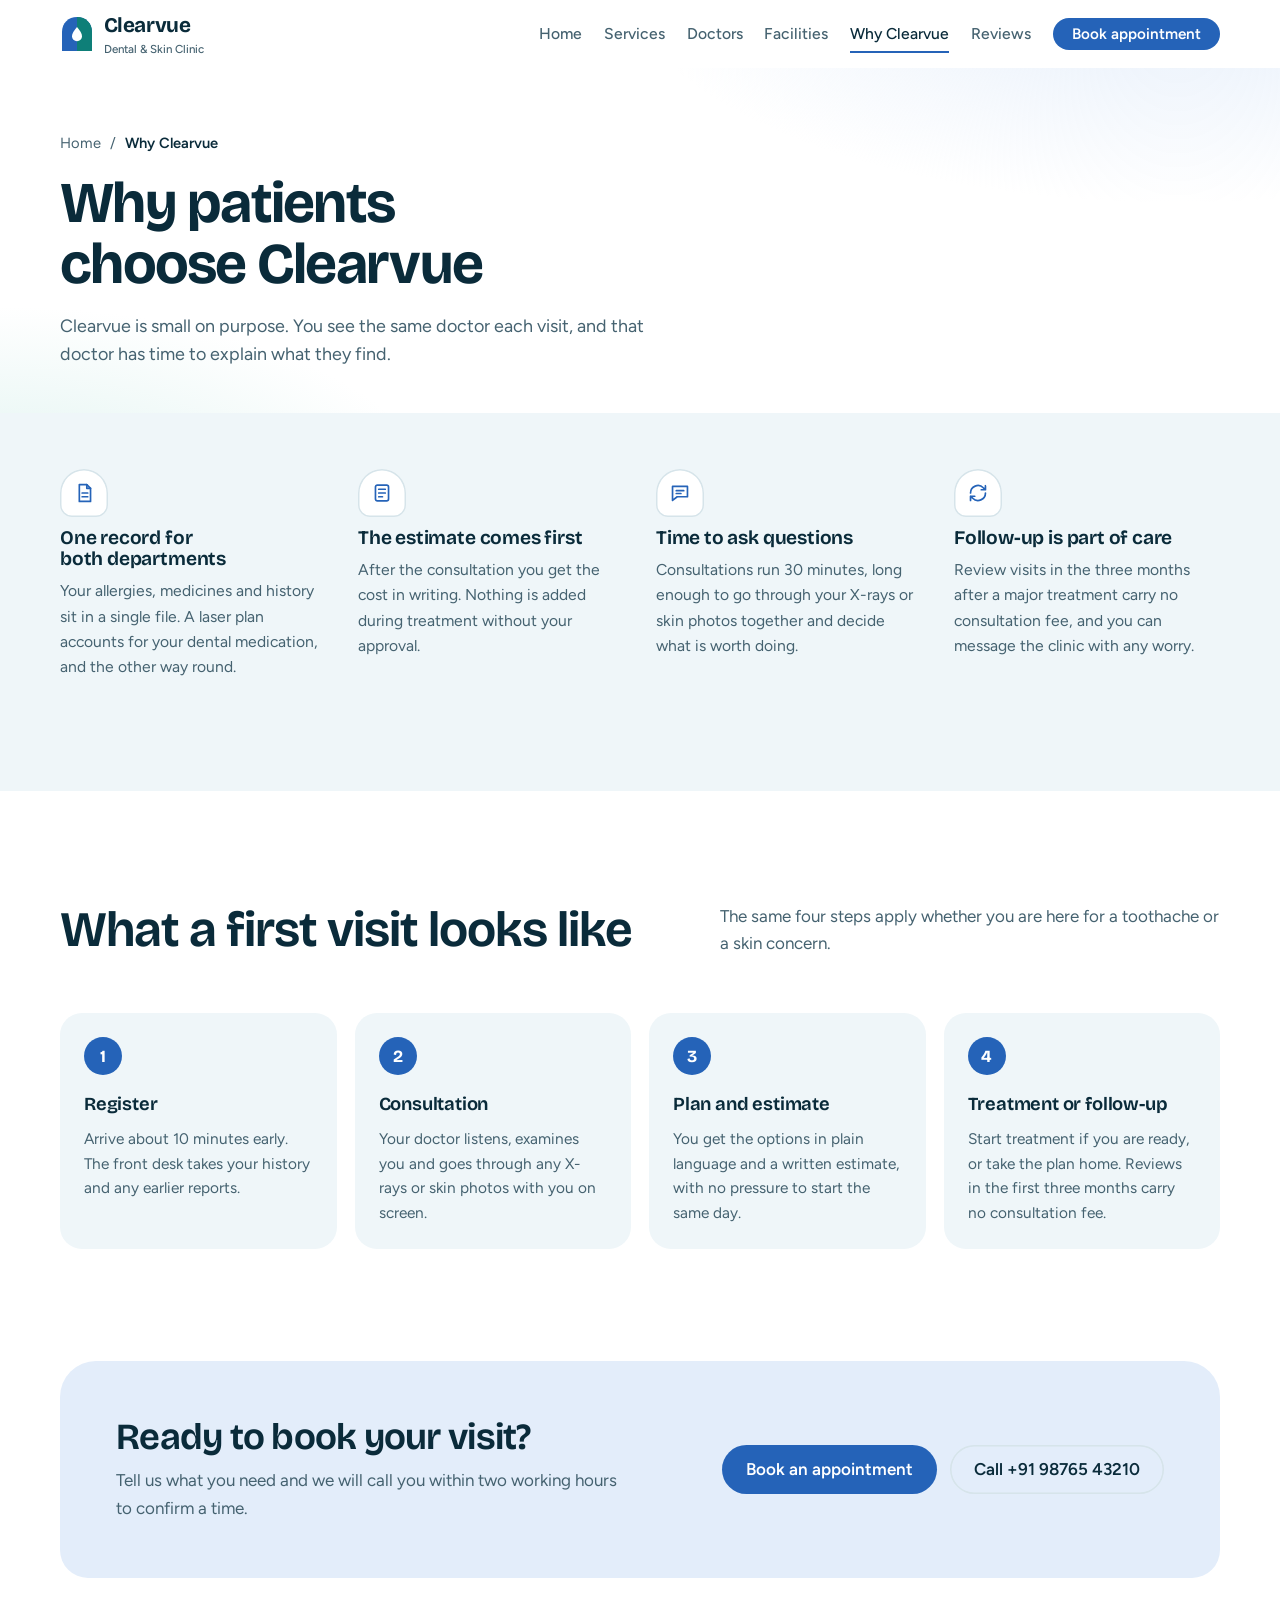
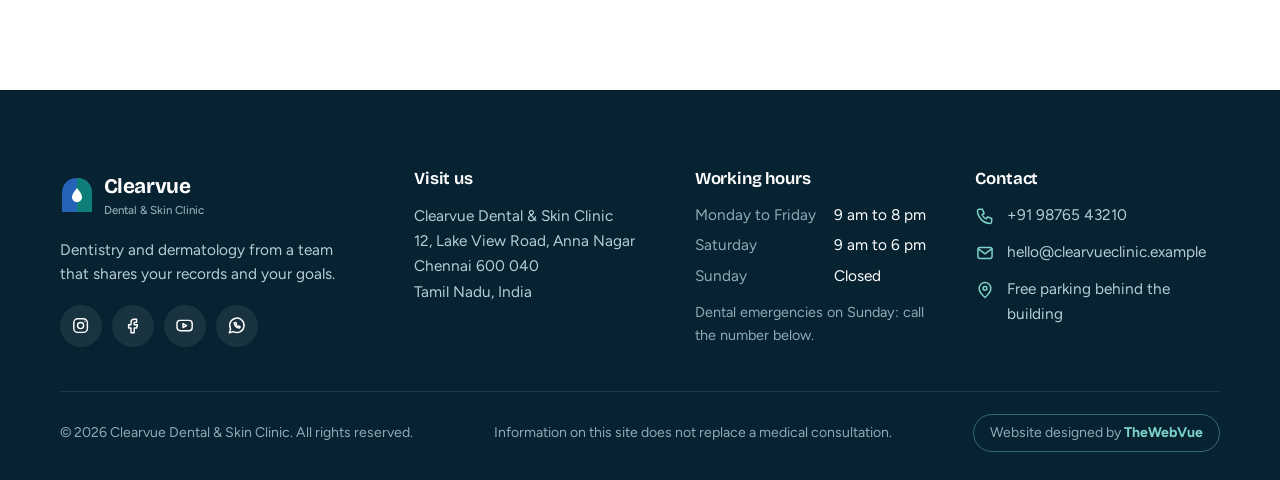
<file: why-us.html>
<!DOCTYPE html>
<html lang="en">
<head>
<meta charset="utf-8">
<meta name="viewport" content="width=device-width, initial-scale=1">
<title>Why Clearvue | Clearvue Dental &amp; Skin</title>
<meta name="author" content="TheWebVue">
<meta name="description" content="One patient record for dental and skin care, written estimates before treatment, 30-minute consultations and free reviews after major treatment.">
<meta name="theme-color" content="#0A2B3A">
<script>(function(){try{var d=sessionStorage.getItem('cv-dept');if(d)document.documentElement.dataset.dept=d.toLowerCase();}catch(e){}})();</script>
<link rel="preconnect" href="https://fonts.googleapis.com">
<link rel="preconnect" href="https://fonts.gstatic.com" crossorigin>
<link href="https://fonts.googleapis.com/css2?family=Bricolage+Grotesque:opsz,wght@12..96,500..800&family=Figtree:wght@400;500;600;700&display=swap" rel="stylesheet">
<link rel="stylesheet" href="style.css">
</head>
<body>
<a class="skip" href="#main">Skip to content</a>

<!-- Icon sprite: every icon on the page is drawn from here -->
<svg width="0" height="0" style="position:absolute" aria-hidden="true" focusable="false">
  <defs>
    <symbol id="i-tooth" viewBox="0 0 24 24"><path d="M12 4.2C10.6 3.2 9.2 3 7.8 3 5.2 3 3.5 5 3.5 7.6c0 2.2 1.1 3.600 1.500 6 .4 2.400.6 7.400 2.400 7.400 1.600 0 1.800-3.600 2.900-5.400.5-.8 1.100-1.100 1.700-1.100s1.200.3 1.700 1.100c1.100 1.800 1.300 5.400 2.900 5.400 1.800 0 2-5 2.400-7.400.4-2.400 1.500-3.800 1.500-6C20.500 5 18.800 3 16.200 3c-1.400 0-2.800.2-4.200 1.200Z"/></symbol>
    <symbol id="i-drop" viewBox="0 0 24 24"><path d="M12 3c3 4 6 7 6 10.5a6 6 0 0 1-12 0C6 10 9 7 12 3Z"/><path d="M9.5 14a2.6 2.6 0 0 0 2 2.4"/></symbol>
    <symbol id="i-scan" viewBox="0 0 24 24"><path d="M4 8V6a2 2 0 0 1 2-2h2M16 4h2a2 2 0 0 1 2 2v2M20 16v2a2 2 0 0 1-2 2h-2M8 20H6a2 2 0 0 1-2-2v-2M4 12h16"/></symbol>
    <symbol id="i-shield" viewBox="0 0 24 24"><path d="M12 3l7 3v5c0 4.5-3 8-7 10-4-2-7-5.5-7-10V6l7-3Z"/><path d="M9 12l2 2 4-4"/></symbol>
    <symbol id="i-laser" viewBox="0 0 24 24"><circle cx="12" cy="12" r="2.4"/><path d="M12 3v4M12 17v4M3 12h4M17 12h4M5.8 5.8l2.6 2.6M15.6 15.6l2.6 2.6M18.2 5.8l-2.6 2.6M8.4 15.6l-2.6 2.6"/></symbol>
    <symbol id="i-room" viewBox="0 0 24 24"><path d="M6 21V4a1 1 0 0 1 1-1h10a1 1 0 0 1 1 1v17M4 21h16M14.5 12h.01"/></symbol>
    <symbol id="i-air" viewBox="0 0 24 24"><path d="M3 8h10a3 3 0 1 0-3-3M3 12h15a3 3 0 1 1-3 3M3 16h8"/></symbol>
    <symbol id="i-record" viewBox="0 0 24 24"><path d="M7 3h8l4 4v14H7V3Z"/><path d="M15 3v4h4M10 12h6M10 16h6"/></symbol>
    <symbol id="i-estimate" viewBox="0 0 24 24"><rect x="5" y="3.5" width="14" height="17" rx="2"/><path d="M8.5 8h7M8.5 12h7M8.5 16h4"/></symbol>
    <symbol id="i-chat" viewBox="0 0 24 24"><path d="M4 5h16v11H9l-5 4V5Z"/><path d="M8 9.5h8M8 12.5h5"/></symbol>
    <symbol id="i-repeat" viewBox="0 0 24 24"><path d="M4 12a8 8 0 0 1 13.7-5.6L20 8.5M20 4v4.5h-4.5M20 12a8 8 0 0 1-13.7 5.6L4 15.5M4 20v-4.5h4.5"/></symbol>
    <symbol id="i-clock" viewBox="0 0 24 24"><circle cx="12" cy="12" r="9"/><path d="M12 7v5l3 2"/></symbol>
    <symbol id="i-calendar" viewBox="0 0 24 24"><rect x="3.5" y="5" width="17" height="15" rx="2.5"/><path d="M8 3v4M16 3v4M3.5 10h17"/></symbol>
    <symbol id="i-phone" viewBox="0 0 24 24"><path d="M5 4h4l2 5-2.5 1.5a11 11 0 0 0 5 5L15 13l5 2v4a2 2 0 0 1-2 2A16 16 0 0 1 3 6a2 2 0 0 1 2-2Z"/></symbol>
    <symbol id="i-mail" viewBox="0 0 24 24"><rect x="3.5" y="5.5" width="17" height="13" rx="2.5"/><path d="M4 7l8 6 8-6"/></symbol>
    <symbol id="i-pin" viewBox="0 0 24 24"><path d="M12 21s7-6 7-11a7 7 0 1 0-14 0c0 5 7 11 7 11Z"/><circle cx="12" cy="10" r="2.3"/></symbol>
    <symbol id="i-check" viewBox="0 0 24 24"><path d="M5 12.5l4.5 4.5L19 7.5"/></symbol>
    <symbol id="i-left" viewBox="0 0 24 24"><path d="M15 5l-7 7 7 7"/></symbol>
    <symbol id="i-right" viewBox="0 0 24 24"><path d="M9 5l7 7-7 7"/></symbol>
    <symbol id="i-star" viewBox="0 0 24 24"><path d="M12 3l2.7 5.6 6.1.9-4.4 4.3 1 6.1L12 17l-5.4 2.9 1-6.1L3.2 9.5l6.1-.9L12 3Z"/></symbol>
    <symbol id="i-instagram" viewBox="0 0 24 24"><rect x="3.5" y="3.5" width="17" height="17" rx="5"/><circle cx="12" cy="12" r="3.8"/><path d="M17.5 6.5h.01"/></symbol>
    <symbol id="i-facebook" viewBox="0 0 24 24"><path d="M14 8h3V4h-3a4 4 0 0 0-4 4v3H7v4h3v6h4v-6h3l1-4h-4V8.5"/></symbol>
    <symbol id="i-youtube" viewBox="0 0 24 24"><rect x="2.5" y="5.5" width="19" height="13" rx="4"/><path d="M10 9.5v5l4.5-2.5-4.5-2.5Z"/></symbol>
    <symbol id="i-whatsapp" viewBox="0 0 24 24"><path d="M3 21l1.5-5A9 9 0 1 1 8 19.5L3 21Z"/><path d="M9 8.5c0 3.5 3 6.5 6.500 6.500l1-1.500-2-1-1 .8a4 4 0 0 1-2.300-2.300l.8-1-1-2-1 .5Z"/></symbol>
  </defs>
</svg>

<header class="site-header" id="siteHeader" data-open="false">
  <div class="wrap nav">
    <a class="brand" href="index.html" aria-label="Clearvue Dental and Skin Clinic, home">
      <svg class="brand-mark" viewBox="0 0 34 38" aria-hidden="true">
        <path d="M2 36V17C2 8 8.500 2 17 2s15 6 15 15v19Z" fill="var(--dental)"/>
        <path d="M17 2c8.500 0 15 6 15 15v19H17Z" fill="var(--skin)"/>
        <path d="M17 12c3.200 4 5 6.500 5 9.200a5 5 0 0 1-10 0C12 18.500 13.800 16 17 12Z" fill="#fff"/>
      </svg>
      <span>Clearvue<small>Dental &amp; Skin Clinic</small></span>
    </a>
    <nav class="nav-links" id="navLinks" aria-label="Main">
      <a href="index.html">Home</a>
      <a href="services.html">Services</a>
      <a href="doctors.html">Doctors</a>
      <a href="facilities.html">Facilities</a>
      <a href="why-us.html" aria-current="page">Why Clearvue</a>
      <a href="reviews.html">Reviews</a>
      <a class="btn nav-cta" href="appointment.html">Book appointment</a>
    </nav>
    <button class="nav-toggle" id="navToggle" type="button" aria-expanded="false" aria-controls="navLinks" aria-label="Open menu"><span></span></button>
  </div>
</header>

<main id="main">
<section class="page-hero">
  <div class="wrap">
    <nav class="crumbs" aria-label="Breadcrumb"><a href="index.html">Home</a><span aria-hidden="true">/</span><span aria-current="page">Why Clearvue</span></nav>
    <h1>Why patients choose Clearvue</h1>
    <p class="lede">Clearvue is small on purpose. You see the same doctor each visit, and that doctor has time to explain what they find.</p>
  </div>
</section>
<section class="section why" id="why-us">
  <div class="wrap">
    <ul class="why-list wide">
      <li>
        <svg class="icon" aria-hidden="true"><use href="#i-record"/></svg>
        <h3>One record for both departments</h3>
        <p>Your allergies, medicines and history sit in a single file. A laser plan accounts for your dental medication, and the other way round.</p>
      </li>
      <li>
        <svg class="icon" aria-hidden="true"><use href="#i-estimate"/></svg>
        <h3>The estimate comes first</h3>
        <p>After the consultation you get the cost in writing. Nothing is added during treatment without your approval.</p>
      </li>
      <li>
        <svg class="icon" aria-hidden="true"><use href="#i-chat"/></svg>
        <h3>Time to ask questions</h3>
        <p>Consultations run 30 minutes, long enough to go through your X-rays or skin photos together and decide what is worth doing.</p>
      </li>
      <li>
        <svg class="icon" aria-hidden="true"><use href="#i-repeat"/></svg>
        <h3>Follow-up is part of care</h3>
        <p>Review visits in the three months after a major treatment carry no consultation fee, and you can message the clinic with any worry.</p>
      </li>
    </ul>
  </div>
</section>
<section class="section">
  <div class="wrap">
    <div class="section-head">
      <h2>What a first visit looks like</h2>
      <p>The same four steps apply whether you are here for a toothache or a skin concern.</p>
    </div>
    <ol class="timeline">
      <li><b>Register</b><span>Arrive about 10 minutes early. The front desk takes your history and any earlier reports.</span></li>
      <li><b>Consultation</b><span>Your doctor listens, examines you and goes through any X-rays or skin photos with you on screen.</span></li>
      <li><b>Plan and estimate</b><span>You get the options in plain language and a written estimate, with no pressure to start the same day.</span></li>
      <li><b>Treatment or follow-up</b><span>Start treatment if you are ready, or take the plan home. Reviews in the first three months carry no consultation fee.</span></li>
    </ol>
  </div>
</section>
<section class="section cta-band">
  <div class="wrap cta-inner">
    <div>
      <h2>Ready to book your visit?</h2>
      <p>Tell us what you need and we will call you within two working hours to confirm a time.</p>
    </div>
    <div class="hero-cta">
      <a class="btn" href="appointment.html">Book an appointment</a>
      <a class="btn btn-ghost" href="tel:+919876543210">Call +91 98765 43210</a>
    </div>
  </div>
</section>
</main>

<footer class="site-footer" id="contact">
  <div class="wrap">
    <div class="foot-grid">
      <div>
        <a class="brand" href="index.html" aria-label="Clearvue Dental and Skin Clinic, back to top">
          <svg class="brand-mark" viewBox="0 0 34 38" aria-hidden="true">
            <path d="M2 36V17C2 8 8.500 2 17 2s15 6 15 15v19Z" fill="var(--dental)"/>
            <path d="M17 2c8.500 0 15 6 15 15v19H17Z" fill="var(--skin)"/>
            <path d="M17 12c3.200 4 5 6.500 5 9.200a5 5 0 0 1-10 0C12 18.500 13.800 16 17 12Z" fill="#fff"/>
          </svg>
          <span>Clearvue<small>Dental &amp; Skin Clinic</small></span>
        </a>
        <p>Dentistry and dermatology from a team that shares your records and your goals.</p>
        <div class="social">
          <a href="#" aria-label="Clearvue on Instagram"><svg class="icon"><use href="#i-instagram"/></svg></a>
          <a href="#" aria-label="Clearvue on Facebook"><svg class="icon"><use href="#i-facebook"/></svg></a>
          <a href="#" aria-label="Clearvue on YouTube"><svg class="icon"><use href="#i-youtube"/></svg></a>
          <a href="#" aria-label="Chat with Clearvue on WhatsApp"><svg class="icon"><use href="#i-whatsapp"/></svg></a>
        </div>
      </div>

      <div>
        <h3>Visit us</h3>
        <address>
          Clearvue Dental &amp; Skin Clinic<br>
          12, Lake View Road, Anna Nagar<br>
          Chennai 600 040<br>
          Tamil Nadu, India
        </address>
      </div>

      <div>
        <h3>Working hours</h3>
        <dl class="hours">
          <dt>Monday to Friday</dt><dd>9 am to 8 pm</dd>
          <dt>Saturday</dt><dd>9 am to 6 pm</dd>
          <dt>Sunday</dt><dd>Closed</dd>
        </dl>
        <p style="font-size:.9rem;margin-top:.8rem;color:#8FAAB6">Dental emergencies on Sunday: call the number below.</p>
      </div>

      <div>
        <h3>Contact</h3>
        <ul class="contact-lines">
          <li><svg class="icon" aria-hidden="true"><use href="#i-phone"/></svg><a href="tel:+919876543210">+91 98765 43210</a></li>
          <li><svg class="icon" aria-hidden="true"><use href="#i-mail"/></svg><a href="mailto:hello@clearvueclinic.example">hello@clearvueclinic.example</a></li>
          <li><svg class="icon" aria-hidden="true"><use href="#i-pin"/></svg><span>Free parking behind the building</span></li>
        </ul>
      </div>
    </div>
    <div class="legal">
      <span>&copy; 2026 Clearvue Dental &amp; Skin Clinic. All rights reserved.</span>
      <span>Information on this site does not replace a medical consultation.</span>
      <!-- Designer credit: change the link to the TheWebVue website address if you prefer -->
      <p class="credit">Website designed by <a href="https://www.instagram.com/thewebvue" target="_blank" rel="noopener noreferrer">TheWebVue</a></p>
    </div>
  </div>
</footer>

<script src="main.js"></script>
</body>
</html>
</file>
<file: style.css>
/*
  Layout idea: left-aligned editorial column on white and mist bands, one dark band for facilities.
  The arch (a clinic window) repeats in the hero art, doctor portraits and form panel.
  The accent colour follows the department the visitor picks: enamel blue for dental, sea teal for skin.
*/
:root {
  --ink: #0A2B3A;
  --ink-soft: #456270;
  --paper: #FFFFFF;
  --mist: #EFF6F9;
  --line: #D6E4EA;

  --dental: #2563B8;
  --dental-soft: #E3EDFA;
  --dental-deep: #173F78;
  --skin: #0E7F78;
  --skin-soft: #DDF2EF;
  --skin-deep: #0A5753;

  --accent: var(--dental);
  --accent-soft: var(--dental-soft);
  --accent-deep: var(--dental-deep);

  --font-display: "Bricolage Grotesque", "Segoe UI", system-ui, sans-serif;
  --font-body: "Figtree", "Segoe UI", system-ui, sans-serif;

  --radius: 18px;
  --shadow: 0 1px 2px rgba(10, 43, 58, .06), 0 14px 34px -14px rgba(10, 43, 58, .22);
  --header-h: 68px;
  color-scheme: light;
}
[data-dept="skin"] {
  --accent: var(--skin);
  --accent-soft: var(--skin-soft);
  --accent-deep: var(--skin-deep);
}

*, *::before, *::after { box-sizing: border-box; }
html { scroll-behavior: smooth; -webkit-text-size-adjust: 100%; }
body {
  margin: 0;
  background: var(--paper);
  color: var(--ink);
  font: 400 1.0625rem/1.6 var(--font-body);
  -webkit-font-smoothing: antialiased;
}
img, svg { max-width: 100%; }
[hidden] { display: none !important; }
a { color: inherit; }
h1, h2, h3, h4 { font-family: var(--font-display); line-height: 1.1; letter-spacing: -.02em; margin: 0; text-wrap: balance; }
p { margin: 0; }
ul, ol { margin: 0; padding: 0; list-style: none; }
button, input, select, textarea { font: inherit; color: inherit; }
:focus-visible { outline: 3px solid var(--accent); outline-offset: 3px; border-radius: 6px; }

.wrap { width: min(1160px, calc(100% - 2.5rem)); margin-inline: auto; }
.section { padding-block: clamp(64px, 9vw, 112px); scroll-margin-top: var(--header-h); }
.icon { width: 1.5rem; height: 1.5rem; flex: none; fill: none; stroke: currentColor; stroke-width: 1.8; stroke-linecap: round; stroke-linejoin: round; }
.visually-hidden { position: absolute; width: 1px; height: 1px; overflow: hidden; clip: rect(0 0 0 0); white-space: nowrap; }

.skip { position: absolute; left: 12px; top: -60px; z-index: 100; background: var(--ink); color: #fff; padding: .6rem 1rem; border-radius: 10px; text-decoration: none; }
.skip:focus { top: 12px; }

/* Buttons */
.btn {
  display: inline-flex; align-items: center; justify-content: center; gap: .55rem;
  padding: .9rem 1.5rem; border: 0; border-radius: 999px; cursor: pointer;
  background: var(--accent); color: #fff; font-weight: 600; text-decoration: none; line-height: 1.2;
  transition: background-color .25s, transform .25s, box-shadow .25s;
}
.btn:hover { background: var(--accent-deep); transform: translateY(-1px); box-shadow: 0 10px 22px -12px var(--accent-deep); }
.btn:disabled { opacity: .65; cursor: progress; transform: none; }
.btn-ghost { background: transparent; color: var(--ink); box-shadow: inset 0 0 0 1.5px var(--line); }
.btn-ghost:hover { background: var(--mist); box-shadow: inset 0 0 0 1.5px var(--ink-soft); }
.link-btn { background: none; border: 0; padding: 0; cursor: pointer; font-weight: 600; color: var(--accent); text-decoration: underline; text-underline-offset: 4px; text-decoration-thickness: 1.5px; }
.link-btn:hover { color: var(--accent-deep); }

/* Header */
.site-header {
  position: sticky; top: 0; z-index: 50; height: var(--header-h);
  background: rgba(255, 255, 255, .92); backdrop-filter: blur(10px);
  border-bottom: 1px solid transparent; transition: border-color .25s, box-shadow .25s;
}
.site-header.scrolled { border-color: var(--line); box-shadow: 0 6px 20px -16px rgba(10, 43, 58, .4); }
.nav { height: var(--header-h); display: flex; align-items: center; justify-content: space-between; gap: 1rem; }
.brand { display: inline-flex; align-items: center; gap: .6rem; text-decoration: none; font-family: var(--font-display); font-weight: 700; font-size: 1.3rem; letter-spacing: -.02em; }
.brand-mark { width: 34px; height: 38px; }
.brand small { display: block; font-family: var(--font-body); font-weight: 500; font-size: .72rem; letter-spacing: 0; color: var(--ink-soft); margin-top: -2px; }
.nav-links { display: flex; align-items: center; gap: 1.75rem; font-weight: 500; font-size: .98rem; }
.nav-links a { text-decoration: none; color: var(--ink-soft); padding-block: .4rem; transition: color .2s; }
.nav-links a:hover { color: var(--ink); }
.nav-links a.nav-cta, .nav-links a.nav-cta:hover { color: #fff; }
.nav-cta { padding: .65rem 1.2rem; font-size: .95rem; }
.nav-toggle { display: none; width: 44px; height: 44px; border: 0; border-radius: 12px; background: var(--mist); cursor: pointer; align-items: center; justify-content: center; }
.nav-toggle span, .nav-toggle span::before, .nav-toggle span::after { display: block; width: 20px; height: 2px; background: var(--ink); border-radius: 2px; position: relative; transition: transform .25s, background-color .25s; }
.nav-toggle span::before, .nav-toggle span::after { content: ""; position: absolute; left: 0; }
.nav-toggle span::before { top: -6px; }
.nav-toggle span::after { top: 6px; }
.site-header[data-open="true"] .nav-toggle span { background: transparent; }
.site-header[data-open="true"] .nav-toggle span::before { top: 0; transform: rotate(45deg); }
.site-header[data-open="true"] .nav-toggle span::after { top: 0; transform: rotate(-45deg); }

/* Hero */
.hero { padding-block: clamp(36px, 6vw, 72px) clamp(56px, 8vw, 96px); background: radial-gradient(900px 520px at 90% -10%, var(--dental-soft), transparent 70%), radial-gradient(700px 480px at -5% 100%, var(--skin-soft), transparent 70%); }
.hero-grid { display: grid; grid-template-columns: 1.08fr .92fr; gap: clamp(32px, 6vw, 72px); align-items: center; }
.status { display: inline-flex; align-items: center; gap: .6rem; padding: .45rem .95rem .45rem .75rem; background: #fff; border-radius: 999px; box-shadow: inset 0 0 0 1.5px var(--line); font-size: .92rem; font-weight: 500; color: var(--ink-soft); }
.status i { width: 9px; height: 9px; border-radius: 50%; background: #1FA971; box-shadow: 0 0 0 4px rgba(31, 169, 113, .18); }
.status.closed i { background: #C98A1B; box-shadow: 0 0 0 4px rgba(201, 138, 27, .18); }
.hero h1 { font-size: clamp(2.5rem, 5.6vw, 4.5rem); font-weight: 700; letter-spacing: -.035em; line-height: 1.02; margin-top: 1.4rem; max-width: 14ch; }
.lede { margin-top: 1.4rem; font-size: 1.15rem; color: var(--ink-soft); max-width: 46ch; }
.hero-cta { display: flex; flex-wrap: wrap; gap: .8rem; margin-top: 2rem; }
.hero-facts { display: grid; gap: .7rem; margin-top: 2.4rem; color: var(--ink-soft); font-size: .98rem; }
.hero-facts li { display: flex; align-items: center; gap: .7rem; }
.hero-facts .icon { width: 1.25rem; height: 1.25rem; color: var(--accent); transition: color .3s; }

.hero-art { position: relative; width: min(100%, 440px); justify-self: end; }
.arch {
  aspect-ratio: 5 / 6; border-radius: 999px 999px 28px 28px; overflow: hidden; position: relative;
  background: linear-gradient(160deg, var(--dental-soft) 0%, #fff 48%, var(--skin-soft) 100%);
  box-shadow: inset 0 0 0 1.5px var(--line), var(--shadow);
}
.arch svg { width: 100%; height: 100%; display: block; }
.big-tooth { fill: #fff; stroke: var(--dental); stroke-width: .5; }
.big-drop { fill: var(--skin); }
.dept-pick { position: relative; margin: -64px 14px 0; display: grid; grid-template-columns: 1fr 1fr; gap: 10px; }
.pick {
  display: flex; align-items: center; gap: .75rem; text-align: left; text-decoration: none;
  background: #fff; border-radius: 16px; padding: .9rem 1rem; border: 1.5px solid transparent;
  box-shadow: var(--shadow); cursor: pointer; transition: transform .25s, border-color .25s;
}
.pick:hover { transform: translateY(-3px); }
.pick .icon { width: 2.4rem; height: 2.4rem; padding: .5rem; border-radius: 12px; }
.pick[data-dept-pick="Dental"] .icon { background: var(--dental-soft); color: var(--dental); }
.pick[data-dept-pick="Skin"] .icon { background: var(--skin-soft); color: var(--skin); }
.pick[data-dept-pick="Dental"]:hover { border-color: var(--dental); }
.pick[data-dept-pick="Skin"]:hover { border-color: var(--skin); }
.pick b { display: block; font-family: var(--font-display); font-size: 1.05rem; line-height: 1.2; }
.pick small { display: block; color: var(--ink-soft); font-size: .84rem; line-height: 1.3; margin-top: 2px; }

@keyframes rise { from { opacity: 0; transform: translateY(16px); } to { opacity: 1; transform: none; } }
@keyframes arch-in { from { opacity: 0; transform: translateY(26px) scale(.97); } to { opacity: 1; transform: none; } }
.hero-copy > * { animation: rise .7s cubic-bezier(.2, .7, .2, 1) both; }
.hero-copy > :nth-child(2) { animation-delay: .07s; }
.hero-copy > :nth-child(3) { animation-delay: .14s; }
.hero-copy > :nth-child(4) { animation-delay: .21s; }
.hero-copy > :nth-child(5) { animation-delay: .28s; }
.arch { animation: arch-in .9s .1s cubic-bezier(.2, .7, .2, 1) both; }
.dept-pick { animation: rise .7s .45s cubic-bezier(.2, .7, .2, 1) both; }

/* Section heads */
.section-head { display: grid; grid-template-columns: 1.1fr .9fr; gap: 1.5rem 3rem; align-items: end; margin-bottom: clamp(32px, 5vw, 56px); }
.section-head h2 { font-size: clamp(2rem, 4.2vw, 3.1rem); font-weight: 650; }
.section-head p { color: var(--ink-soft); max-width: 46ch; }

/* Services */
.svc-grid { display: grid; grid-template-columns: 1fr 1fr; gap: 24px; align-items: start; }
.svc-panel { border-radius: 28px; padding: clamp(20px, 3vw, 32px); }
.svc-panel.dental { background: var(--dental-soft); --p: var(--dental); --p-deep: var(--dental-deep); }
.svc-panel.skin { background: var(--skin-soft); --p: var(--skin); --p-deep: var(--skin-deep); }
.svc-top { display: flex; align-items: center; gap: 1rem; margin-bottom: 1.25rem; }
.svc-top .icon { width: 3.2rem; height: 3.2rem; padding: .75rem; border-radius: 50% 50% 14px 14px; background: var(--p); color: #fff; }
.svc-top h3 { font-size: 1.7rem; font-weight: 650; }
.svc-top p { color: var(--ink-soft); font-size: .95rem; line-height: 1.35; margin-top: 2px; }
.svc-list { display: grid; gap: 8px; }
.svc { background: #fff; border-radius: 16px; overflow: hidden; }
.svc h4 { font-size: 1rem; letter-spacing: 0; }
.svc-btn { width: 100%; display: flex; align-items: center; gap: .85rem; padding: .7rem 1.1rem .7rem .7rem; background: none; border: 0; cursor: pointer; text-align: left; }
.svc-thumb { position: relative; width: 52px; height: 52px; flex: none; border-radius: 14px; overflow: hidden; background: color-mix(in srgb, var(--p) 14%, #fff); color: var(--p); display: grid; place-items: center; }
.svc-thumb img { position: absolute; inset: 0; width: 100%; height: 100%; object-fit: cover; display: block; }
.svc-thumb .icon { width: 1.5rem; height: 1.5rem; }
.svc-thumb.has-img .icon { display: none; }
.svc-thumb.broken img { display: none; }
.svc-thumb.broken .icon { display: block; }
.svc-name { flex: 1; font-family: var(--font-display); font-size: 1.1rem; font-weight: 600; letter-spacing: -.01em; }
.svc-time { font-family: var(--font-body); font-size: .82rem; font-weight: 500; color: var(--p-deep); background: color-mix(in srgb, var(--p) 12%, #fff); padding: .2rem .6rem; border-radius: 999px; white-space: nowrap; }
.chev { width: 10px; height: 10px; border-right: 2px solid var(--p); border-bottom: 2px solid var(--p); transform: rotate(45deg) translate(-2px, -2px); transition: transform .3s; flex: none; }
.svc.open .chev { transform: rotate(225deg) translate(-2px, -2px); }
.svc-body { display: grid; grid-template-rows: 0fr; visibility: hidden; transition: grid-template-rows .35s ease, visibility 0s .35s; }
.svc.open .svc-body { grid-template-rows: 1fr; visibility: visible; transition: grid-template-rows .35s ease, visibility 0s; }
.svc-body > div { overflow: hidden; }
.svc-body-inner { padding: 0 1.1rem 1.2rem; display: grid; gap: 1.1rem; color: var(--ink-soft); font-size: .98rem; }
.svc-body-inner strong { color: var(--ink); font-weight: 600; }
.svc-body-inner .btn { justify-self: start; background: var(--p); }
.svc-body-inner .btn:hover { background: var(--p-deep); }

/* Treatment media: photo first, video on request */
.svc-media { position: relative; aspect-ratio: 16 / 9; border-radius: 16px; overflow: hidden; background: linear-gradient(150deg, color-mix(in srgb, var(--p) 18%, #fff), #fff 80%); }
.svc-media img, .svc-media video { position: absolute; inset: 0; width: 100%; height: 100%; object-fit: cover; display: block; background: #0A2B3A; }
.svc-media .media-fallback { position: absolute; inset: 0; display: none; place-items: center; align-content: center; gap: .6rem; color: var(--p); text-align: center; padding: 1rem; }
.svc-media .media-fallback .icon { width: 3.2rem; height: 3.2rem; padding: .75rem; border-radius: 50% 50% 14px 14px; background: #fff; box-shadow: var(--shadow); }
.svc-media .media-fallback span { font-family: var(--font-display); font-weight: 600; font-size: 1.1rem; color: var(--ink); }
.svc-media.no-photo img { display: none; }
.svc-media.no-photo .media-fallback { display: grid; }
.play-btn { position: absolute; left: 12px; bottom: 12px; display: inline-flex; align-items: center; gap: .6rem; padding: .45rem 1rem .45rem .45rem; border: 0; border-radius: 999px; cursor: pointer; background: rgba(10, 43, 58, .86); color: #fff; font-weight: 600; font-size: .92rem; backdrop-filter: blur(6px); transition: background-color .2s, transform .2s; }
.play-btn:hover { background: var(--p-deep); transform: translateY(-1px); }
.play-btn .tri { width: 34px; height: 34px; border-radius: 50%; background: #fff; display: grid; place-items: center; }
.play-btn .tri::before { content: ""; margin-left: 3px; border-left: 10px solid var(--p); border-top: 6px solid transparent; border-bottom: 6px solid transparent; }
.play-btn small { font-weight: 500; opacity: .8; font-size: .82rem; }
.media-note { position: absolute; inset: auto 12px 12px 12px; padding: .6rem .9rem; border-radius: 12px; background: rgba(10, 43, 58, .88); color: #fff; font-size: .9rem; }
.media-credit { margin-top: -.6rem; font-size: .78rem; color: var(--ink-soft); opacity: .85; }
.svc-lead { color: var(--ink); font-size: 1.02rem; line-height: 1.55; }
.facts { display: grid; grid-template-columns: repeat(3, 1fr); gap: 8px; }
.facts div { background: color-mix(in srgb, var(--p) 8%, #fff); border-radius: 12px; padding: .65rem .8rem; }
.facts dt { font-size: .78rem; color: var(--ink-soft); }
.facts dd { margin: 2px 0 0; font-weight: 600; color: var(--ink); font-size: .95rem; line-height: 1.3; }
.svc-sub { font-family: var(--font-display); font-weight: 650; font-size: 1rem; color: var(--ink); letter-spacing: -.01em; margin-bottom: .55rem; }
.svc-steps { display: grid; gap: .7rem; counter-reset: s; }
.svc-steps li { counter-increment: s; display: grid; grid-template-columns: auto 1fr; gap: 12px; align-items: start; }
.svc-steps li::before { content: counter(s); width: 28px; height: 28px; border-radius: 50%; display: grid; place-items: center; font-family: var(--font-display); font-weight: 700; font-size: .85rem; background: color-mix(in srgb, var(--p) 14%, #fff); color: var(--p-deep); }
.svc-steps b { display: block; color: var(--ink); font-weight: 600; line-height: 1.3; }
.svc-steps span { font-size: .94rem; }
.good-for { display: flex; flex-wrap: wrap; gap: 6px; }
.good-for li { font-size: .86rem; padding: .25rem .7rem; border-radius: 999px; background: color-mix(in srgb, var(--p) 10%, #fff); color: var(--p-deep); font-weight: 500; }
.svc-faq { border-radius: 12px; box-shadow: inset 0 0 0 1.5px var(--line); }
.svc-faq summary { cursor: pointer; padding: .8rem 1rem; font-weight: 600; color: var(--ink); list-style: none; display: flex; justify-content: space-between; gap: 1rem; align-items: center; }
.svc-faq summary::-webkit-details-marker { display: none; }
.svc-faq summary::after { content: "+"; font-size: 1.3rem; line-height: 1; color: var(--p); transition: transform .25s; }
.svc-faq[open] summary::after { transform: rotate(45deg); }
.svc-faq p { padding: 0 1rem 1rem; font-size: .95rem; }

/* Why us */
.why { background: var(--mist); }
.why-grid { display: grid; grid-template-columns: 1fr 1.2fr; gap: clamp(32px, 6vw, 80px); align-items: start; }
.why h2 { font-size: clamp(2rem, 4.2vw, 3.1rem); font-weight: 650; }
.why-lede { margin-top: 1.25rem; color: var(--ink-soft); max-width: 40ch; }
.why-list { display: grid; grid-template-columns: 1fr 1fr; gap: 28px 32px; }
.why-list li { display: grid; gap: .6rem; align-content: start; }
.why-list .icon { width: 3rem; height: 3rem; padding: .8rem; border-radius: 50% 50% 12px 12px; background: #fff; color: var(--accent); box-shadow: inset 0 0 0 1.5px var(--line); transition: color .3s; }
.why-list h3 { font-size: 1.2rem; font-weight: 650; letter-spacing: -.01em; }
.why-list p { color: var(--ink-soft); font-size: .98rem; }

/* Doctors */
.filters { display: flex; flex-wrap: wrap; gap: 8px; margin-bottom: 28px; }
.chip { padding: .55rem 1.1rem; border-radius: 999px; border: 0; background: var(--mist); font-weight: 600; font-size: .95rem; cursor: pointer; transition: background-color .2s, color .2s; }
.chip:hover { background: var(--line); }
.chip[aria-pressed="true"] { background: var(--ink); color: #fff; }
.doc-grid { display: grid; grid-template-columns: repeat(4, 1fr); gap: 22px; }
.doc { display: flex; flex-direction: column; border-radius: 22px; background: #fff; box-shadow: inset 0 0 0 1.5px var(--line); padding: 14px 14px 20px; transition: box-shadow .3s, transform .3s; }
.doc:hover { transform: translateY(-4px); box-shadow: inset 0 0 0 1.5px var(--line), var(--shadow); }
.doc.dental { --p: var(--dental); --p-soft: var(--dental-soft); --p-deep: var(--dental-deep); }
.doc.skin { --p: var(--skin); --p-soft: var(--skin-soft); --p-deep: var(--skin-deep); }
.portrait { aspect-ratio: 4 / 4.2; border-radius: 999px 999px 14px 14px; background: linear-gradient(180deg, var(--p-soft), #fff 120%); overflow: hidden; }
.portrait svg { width: 100%; height: 100%; display: block; }
.portrait circle, .portrait path { fill: var(--p); opacity: .88; }
.doc-body { display: flex; flex-direction: column; gap: .5rem; padding: 16px 6px 0; flex: 1; }
.dept-tag { align-self: flex-start; font-size: .82rem; font-weight: 600; padding: .2rem .65rem; border-radius: 999px; background: var(--p-soft); color: var(--p-deep); }
.doc h3 { font-size: 1.25rem; font-weight: 650; letter-spacing: -.015em; }
.doc-role { color: var(--ink-soft); font-size: .95rem; line-height: 1.4; }
.doc-quals { font-size: .9rem; color: var(--ink); font-weight: 500; line-height: 1.4; }
.doc-exp { font-size: .9rem; color: var(--ink-soft); }
.doc-tags { display: flex; flex-wrap: wrap; gap: 6px; margin-top: .2rem; }
.doc-tags li { font-size: .8rem; padding: .15rem .55rem; border-radius: 8px; background: var(--mist); color: var(--ink-soft); }
.doc .link-btn { margin-top: auto; padding-top: .9rem; align-self: flex-start; color: var(--p); }

/* Facilities */
.facilities { background: var(--ink); color: #E8F2F6; }
.facilities .section-head p { color: #A9C2CD; }
.bento { display: grid; grid-template-columns: repeat(4, 1fr); grid-auto-rows: minmax(190px, auto); gap: 16px; }
.tile { background: #0F3A4D; border-radius: 24px; padding: 26px; display: flex; flex-direction: column; gap: .6rem; box-shadow: inset 0 0 0 1px rgba(255, 255, 255, .07); }
.tile .icon { width: 2.9rem; height: 2.9rem; padding: .7rem; border-radius: 50% 50% 12px 12px; background: rgba(255, 255, 255, .08); color: #7DD3CB; }
.tile h3 { font-size: 1.2rem; font-weight: 650; letter-spacing: -.01em; color: #fff; margin-top: auto; }
.tile p { color: #A9C2CD; font-size: .95rem; }
.tile-lg { grid-column: span 2; grid-row: span 2; background: linear-gradient(160deg, #164A66, #0F3A4D 70%); }
.tile-lg h3 { font-size: 1.6rem; }
.xray { position: relative; flex: 1; min-height: 200px; display: grid; align-items: center; margin-bottom: .6rem; border-radius: 18px; background: #082331; overflow: hidden; box-shadow: inset 0 0 0 1px rgba(255, 255, 255, .08); }
.xray svg { display: block; width: 100%; height: auto; }
.xray .teeth { fill: #fff; fill-opacity: .92; stroke: #9DB9E6; stroke-width: .6; }
.xray .jaw { fill: none; stroke: rgba(157, 185, 230, .25); stroke-width: 1; stroke-dasharray: 3 5; }
.xray .scan { position: absolute; top: 0; bottom: 0; left: 0; width: 2px; background: linear-gradient(180deg, transparent, #7DD3CB, transparent); box-shadow: 0 0 18px 4px rgba(125, 211, 203, .5); opacity: 0; }
.tile-lg:hover .scan, .tile-lg:focus-within .scan { animation: sweep 2.2s ease-in-out infinite; }
@keyframes sweep { 0% { left: 4%; opacity: 0; } 12% { opacity: 1; } 88% { opacity: 1; } 100% { left: 96%; opacity: 0; } }

.hygiene { margin-top: 16px; background: #fff; color: var(--ink); border-radius: 24px; padding: clamp(24px, 4vw, 40px); display: grid; grid-template-columns: .8fr 2.2fr; gap: 24px 40px; align-items: start; }
.hygiene h3 { font-size: 1.6rem; font-weight: 650; }
.hygiene > div > p { color: var(--ink-soft); margin-top: .6rem; font-size: .98rem; }
.steps { display: grid; grid-template-columns: repeat(2, 1fr); gap: 18px 28px; counter-reset: step; }
.steps li { counter-increment: step; display: grid; grid-template-columns: auto 1fr; gap: 14px; color: var(--ink-soft); font-size: .98rem; }
.steps li::before { content: counter(step); width: 34px; height: 34px; border-radius: 50%; display: grid; place-items: center; font-family: var(--font-display); font-weight: 700; background: var(--skin-soft); color: var(--skin-deep); }

/* Testimonials */
.reviews { background: var(--mist); }
.reviews .section-head { align-items: end; }
.slider-ctrl { display: flex; gap: 10px; justify-self: end; }
.round-btn { width: 52px; height: 52px; border-radius: 50%; border: 0; background: #fff; box-shadow: inset 0 0 0 1.5px var(--line); cursor: pointer; display: grid; place-items: center; transition: background-color .2s, color .2s, opacity .2s; }
.round-btn:hover:not(:disabled) { background: var(--ink); color: #fff; }
.round-btn:disabled { opacity: .35; cursor: default; }
.t-track { display: flex; gap: 18px; overflow-x: auto; scroll-snap-type: x mandatory; scrollbar-width: none; padding-bottom: 6px; }
.t-track::-webkit-scrollbar { display: none; }
.t-card { flex: 0 0 calc((100% - 36px) / 3); scroll-snap-align: start; background: #fff; border-radius: 24px; padding: 28px; display: flex; flex-direction: column; gap: 1.1rem; box-shadow: inset 0 0 0 1.5px var(--line); }
.stars { display: flex; gap: 3px; color: #E0A526; }
.stars .icon { width: 1.1rem; height: 1.1rem; fill: currentColor; stroke: none; }
.t-card blockquote { margin: 0; font-size: 1.05rem; line-height: 1.6; }
.t-who { margin-top: auto; display: flex; align-items: center; gap: .8rem; }
.avatar { width: 44px; height: 44px; border-radius: 50%; display: grid; place-items: center; font-family: var(--font-display); font-weight: 700; color: #fff; }
.avatar.dental { background: var(--dental); }
.avatar.skin { background: var(--skin); }
.t-who b { display: block; line-height: 1.2; }
.t-who small { color: var(--ink-soft); font-size: .88rem; }
.progress { margin-top: 22px; height: 4px; border-radius: 4px; background: var(--line); overflow: hidden; }
.sample-note { margin-top: 16px; font-size: .88rem; color: var(--ink-soft); max-width: 60ch; }
.progress span { display: block; height: 100%; width: 40%; background: var(--ink); border-radius: 4px; transition: width .25s; }

/* Booking */
.book-grid { display: grid; grid-template-columns: .85fr 1.15fr; gap: clamp(28px, 5vw, 64px); align-items: start; }
.book-info h2 { font-size: clamp(2rem, 4.2vw, 3.1rem); font-weight: 650; }
.book-info > p { margin-top: 1.1rem; color: var(--ink-soft); max-width: 40ch; }
.next { margin-top: 2rem; display: grid; gap: 18px; }
.next li { display: grid; grid-template-columns: auto 1fr; gap: 14px; align-items: start; }
.next .icon { width: 2.6rem; height: 2.6rem; padding: .62rem; border-radius: 50% 50% 12px 12px; background: var(--accent-soft); color: var(--accent); transition: background-color .3s, color .3s; }
.next b { display: block; font-family: var(--font-display); font-weight: 650; font-size: 1.05rem; }
.next span { color: var(--ink-soft); font-size: .96rem; }
.form-card { background: #fff; border-radius: 36px 36px 28px 28px; padding: clamp(26px, 4vw, 44px) clamp(22px, 4vw, 40px) clamp(22px, 4vw, 40px); box-shadow: inset 0 0 0 1.5px var(--line), var(--shadow); position: relative; overflow: hidden; }
.form-card::before { content: ""; position: absolute; left: 0; right: 0; top: 0; height: 6px; background: var(--accent); transition: background-color .3s; }
.form-grid { display: grid; grid-template-columns: 1fr 1fr; gap: 18px; }
.field { display: grid; gap: .4rem; align-content: start; }
.field.full { grid-column: 1 / -1; }
.field > label, fieldset legend { font-weight: 600; font-size: .95rem; padding: 0; }
.field .opt { font-weight: 400; color: var(--ink-soft); }
.input { width: 100%; padding: .85rem 1rem; border-radius: 14px; border: 1.5px solid var(--line); background: #fff; transition: border-color .2s, box-shadow .2s; }
.input:hover { border-color: #B6CCD5; }
.input:focus { outline: none; border-color: var(--accent); box-shadow: 0 0 0 4px color-mix(in srgb, var(--accent) 18%, transparent); }
.input[aria-invalid="true"] { border-color: #C0392B; }
textarea.input { min-height: 112px; resize: vertical; }
.err { color: #B3261E; font-size: .88rem; min-height: 0; }
.err:empty { display: none; }
fieldset { border: 0; padding: 0; margin: 0; min-inline-size: 0; }
fieldset legend { margin-bottom: .4rem; }
.radios { display: grid; grid-template-columns: 1fr 1fr; gap: 12px; }
.radio-card { position: relative; display: block; cursor: pointer; }
.radio-card input { position: absolute; opacity: 0; inset: 0; margin: 0; cursor: pointer; }
.rc-body { display: flex; align-items: center; gap: .8rem; padding: .85rem 1rem; border-radius: 14px; border: 1.5px solid var(--line); transition: border-color .2s, background-color .2s; }
.rc-body .icon { width: 2.3rem; height: 2.3rem; padding: .5rem; border-radius: 10px; background: var(--mist); }
.rc-body b { display: block; line-height: 1.2; font-family: var(--font-display); font-size: 1.05rem; }
.rc-body small { color: var(--ink-soft); font-size: .84rem; line-height: 1.3; display: block; }
.radio-card:hover .rc-body { border-color: #B6CCD5; }
.radio-card[data-d="Dental"] input:checked + .rc-body { border-color: var(--dental); background: var(--dental-soft); }
.radio-card[data-d="Dental"] input:checked + .rc-body .icon { background: var(--dental); color: #fff; }
.radio-card[data-d="Skin"] input:checked + .rc-body { border-color: var(--skin); background: var(--skin-soft); }
.radio-card[data-d="Skin"] input:checked + .rc-body .icon { background: var(--skin); color: #fff; }
.radio-card input:focus-visible + .rc-body { outline: 3px solid var(--accent); outline-offset: 3px; }
.form-foot { display: flex; flex-wrap: wrap; align-items: center; gap: 14px 22px; margin-top: 22px; }
.form-foot small { color: var(--ink-soft); font-size: .88rem; max-width: 34ch; line-height: 1.4; }
.form-error { margin-top: 14px; padding: .8rem 1rem; border-radius: 12px; background: #FCEBE9; color: #8C1D18; font-size: .95rem; }
.success { text-align: left; display: grid; gap: 1rem; justify-items: start; animation: rise .5s both; }
.success .tick { width: 64px; height: 72px; border-radius: 999px 999px 14px 14px; display: grid; place-items: center; background: var(--accent-soft); color: var(--accent); }
.success .tick .icon { width: 2rem; height: 2rem; stroke-width: 2.4; }
.success h3 { font-size: 1.8rem; font-weight: 650; }
.success p { color: var(--ink-soft); max-width: 44ch; }
.success dl { display: grid; grid-template-columns: auto 1fr; gap: 6px 18px; margin: 0; padding: 1rem 1.2rem; background: var(--mist); border-radius: 14px; font-size: .96rem; width: 100%; }
.success dt { color: var(--ink-soft); }
.success dd { margin: 0; font-weight: 600; overflow-wrap: anywhere; }

/* Footer */
.site-footer { background: #072230; color: #B6CDD7; padding-block: clamp(48px, 7vw, 80px) 28px; }
.foot-grid { display: grid; grid-template-columns: 1.3fr 1fr 1fr 1fr; gap: 36px; }
.site-footer .brand { color: #fff; }
.site-footer .brand small { color: #8FAAB6; }
.foot-grid p { margin-top: 1rem; max-width: 30ch; font-size: .96rem; }
.site-footer h3 { font-size: 1.05rem; color: #fff; font-weight: 650; margin-bottom: .9rem; letter-spacing: -.01em; }
.site-footer address { font-style: normal; font-size: .96rem; line-height: 1.65; }
.site-footer a { text-decoration: none; }
.site-footer a:hover { color: #fff; text-decoration: underline; text-underline-offset: 4px; }
.hours { display: grid; grid-template-columns: auto 1fr; gap: 6px 18px; margin: 0; font-size: .96rem; }
.hours dt { color: #8FAAB6; }
.hours dd { margin: 0; color: #fff; }
.contact-lines { display: grid; gap: .8rem; font-size: .96rem; }
.contact-lines li { display: flex; gap: .7rem; align-items: flex-start; }
.contact-lines .icon { width: 1.25rem; height: 1.25rem; margin-top: 3px; color: #7DD3CB; }
.social { display: flex; gap: 10px; margin-top: 1.1rem; }
.social a { width: 42px; height: 42px; border-radius: 50%; display: grid; place-items: center; background: rgba(255, 255, 255, .08); color: #fff; transition: background-color .2s, transform .2s; }
.social a:hover { background: #fff; color: var(--ink); transform: translateY(-2px); text-decoration: none; }
.social .icon { width: 1.2rem; height: 1.2rem; }
.legal { margin-top: 44px; padding-top: 22px; border-top: 1px solid rgba(255, 255, 255, .1); display: flex; flex-wrap: wrap; align-items: center; justify-content: space-between; gap: 10px 24px; font-size: .88rem; color: #8FAAB6; }
.credit { margin: 0; padding: .4rem 1rem; border-radius: 999px; border: 1px solid rgba(125, 211, 203, .4); }
.site-footer .credit a { color: #7DD3CB; font-weight: 700; }
.site-footer .credit a:hover { color: #fff; text-decoration: underline; text-underline-offset: 4px; }

/* Responsive */
@media (max-width: 1020px) {
  .doc-grid { grid-template-columns: repeat(2, 1fr); }
  .bento { grid-template-columns: repeat(2, 1fr); }
  .tile-lg { grid-column: span 2; grid-row: span 1; }
  .t-card { flex-basis: calc((100% - 18px) / 2); }
  .foot-grid { grid-template-columns: 1fr 1fr; }
}
@media (max-width: 860px) {
  .nav-toggle { display: inline-flex; }
  .nav-links {
    position: absolute; left: 0; right: 0; top: var(--header-h); flex-direction: column; align-items: stretch; gap: 0;
    background: #fff; padding: 8px 20px 20px; border-bottom: 1px solid var(--line); box-shadow: 0 20px 30px -20px rgba(10, 43, 58, .35);
    display: none;
  }
  .site-header[data-open="true"] .nav-links { display: flex; }
  .nav-links a { padding: .9rem 0; border-bottom: 1px solid var(--mist); font-size: 1.05rem; }
  .nav-links .nav-cta { margin-top: 14px; border: 0; text-align: center; color: #fff; padding: .9rem 1.2rem; }
  .hero-grid, .section-head, .why-grid, .book-grid, .svc-grid, .hygiene { grid-template-columns: 1fr; }
  .hero-art { justify-self: center; }
  .hero h1 { max-width: 16ch; }
  .slider-ctrl { justify-self: start; }
  .steps { grid-template-columns: 1fr; }
}
@media (max-width: 600px) {
  body { font-size: 1rem; }
  .wrap { width: min(1160px, calc(100% - 2rem)); }
  .doc-grid, .why-list, .form-grid, .radios { grid-template-columns: 1fr; }
  .doc { display: grid; grid-template-columns: 112px 1fr; gap: 14px; padding: 14px; }
  .doc .portrait { aspect-ratio: 4 / 5; align-self: start; }
  .doc-body { padding: 0; }
  .bento { grid-template-columns: 1fr; }
  .tile-lg { grid-column: auto; }
  .t-card { flex-basis: 86%; }
  .dept-pick { grid-template-columns: 1fr; margin-inline: 10px; margin-top: -48px; }
  .foot-grid { grid-template-columns: 1fr; }
  .svc-time { display: none; }
  .hero-cta .btn { flex: 1 1 100%; }
}
@media (prefers-reduced-motion: reduce) {
  html { scroll-behavior: auto; }
  *, *::before, *::after { animation-duration: .001ms !important; animation-delay: 0s !important; transition-duration: .001ms !important; }
}

/* ================= Multi-page additions ================= */
.nav-links { gap: clamp(.9rem, 1.7vw, 1.75rem); }
.nav-links a[aria-current="page"] { color: var(--ink); box-shadow: inset 0 -2px 0 var(--accent); }
.nav-links a.nav-cta[aria-current="page"] { color: #fff; box-shadow: none; }
a.link-btn { display: inline-block; }
.more { margin-top: 28px; }

/* Page banner used on every inner page */
.page-hero {
  padding-block: clamp(36px, 5vw, 64px) clamp(28px, 4vw, 44px);
  background: radial-gradient(800px 340px at 92% -30%, var(--dental-soft), transparent 70%), radial-gradient(640px 300px at 0% 130%, var(--skin-soft), transparent 70%);
}
.page-hero h1 { font-size: clamp(2.2rem, 4.8vw, 3.6rem); font-weight: 700; letter-spacing: -.03em; line-height: 1.05; max-width: 20ch; margin-top: 1.1rem; }
.page-hero .lede { margin-top: 1.1rem; font-size: 1.12rem; color: var(--ink-soft); max-width: 56ch; }
.crumbs { display: flex; align-items: center; gap: .55rem; font-size: .92rem; color: var(--ink-soft); }
.crumbs a { text-decoration: none; }
.crumbs a:hover { color: var(--ink); text-decoration: underline; text-underline-offset: 4px; }
.crumbs [aria-current] { color: var(--ink); font-weight: 600; }
.page-hero + .section { padding-top: clamp(32px, 5vw, 56px); }
.svc, .svc-panel { scroll-margin-top: calc(var(--header-h) + 16px); }

/* Home: treatment shortcuts */
.panel-btn { margin-top: 1.25rem; background: var(--p); }
.panel-btn:hover { background: var(--p-deep); }
.mini-list { display: grid; gap: 8px; }
.mini-row { display: flex; align-items: center; gap: .75rem; background: #fff; border-radius: 16px; padding: 1rem 1.1rem; text-decoration: none; transition: transform .25s, box-shadow .25s; }
.mini-row:hover { transform: translateX(4px); box-shadow: var(--shadow); }
.chev-r { width: 10px; height: 10px; border-right: 2px solid var(--p); border-top: 2px solid var(--p); transform: rotate(45deg); flex: none; }

/* Home: specialists strip */
.team-grid { display: grid; grid-template-columns: repeat(4, 1fr); gap: 18px; }
.mini-doc { display: grid; gap: .3rem; align-content: start; text-decoration: none; background: #fff; border-radius: 22px; padding: 12px 12px 18px; box-shadow: inset 0 0 0 1.5px var(--line); transition: transform .3s, box-shadow .3s; }
.mini-doc:hover { transform: translateY(-4px); box-shadow: inset 0 0 0 1.5px var(--line), var(--shadow); }
.mini-doc.dental { --p: var(--dental); --p-soft: var(--dental-soft); --p-deep: var(--dental-deep); }
.mini-doc.skin { --p: var(--skin); --p-soft: var(--skin-soft); --p-deep: var(--skin-deep); }
.mini-doc .portrait { aspect-ratio: 4 / 3.4; margin-bottom: .6rem; }
.mini-doc b { font-family: var(--font-display); font-size: 1.1rem; font-weight: 650; letter-spacing: -.01em; padding-inline: 6px; }
.mini-doc span { color: var(--ink-soft); font-size: .92rem; padding-inline: 6px; }

.why-list.wide { grid-template-columns: repeat(4, 1fr); }

/* Reviews page grid */
.t-grid { display: grid; grid-template-columns: repeat(3, 1fr); gap: 18px; }
.t-grid .t-card { flex: none; }

/* First visit timeline */
.timeline { display: grid; grid-template-columns: repeat(4, 1fr); gap: 18px; counter-reset: v; }
.timeline li { counter-increment: v; display: grid; gap: .5rem; align-content: start; background: var(--mist); border-radius: 22px; padding: 24px; }
.timeline li::before { content: counter(v); width: 38px; height: 38px; border-radius: 50%; display: grid; place-items: center; font-family: var(--font-display); font-weight: 700; background: var(--accent); color: #fff; transition: background-color .3s; }
.timeline b { font-family: var(--font-display); font-size: 1.15rem; font-weight: 650; letter-spacing: -.01em; margin-top: .4rem; }
.timeline span { color: var(--ink-soft); font-size: .96rem; }

/* Closing call to action */
.cta-band { padding-block: 0 clamp(64px, 9vw, 112px); }
.why + .cta-band, .reviews + .cta-band, .facilities + .cta-band { padding-top: clamp(48px, 7vw, 88px); }
.cta-inner { background: var(--accent-soft); border-radius: 36px 36px 28px 28px; padding: clamp(28px, 5vw, 56px); display: flex; flex-wrap: wrap; align-items: center; justify-content: space-between; gap: 24px 40px; transition: background-color .3s; }
.cta-inner h2 { font-size: clamp(1.6rem, 3.2vw, 2.3rem); font-weight: 650; }
.cta-inner p { margin-top: .6rem; color: var(--ink-soft); max-width: 46ch; }
.cta-inner .hero-cta { margin-top: 0; }

/* Navigation collapses earlier now that there are seven links */
@media (max-width: 1060px) {
  .nav-toggle { display: inline-flex; }
  .nav-links {
    position: absolute; left: 0; right: 0; top: var(--header-h); flex-direction: column; align-items: stretch; gap: 0;
    background: #fff; padding: 8px 20px 20px; border-bottom: 1px solid var(--line); box-shadow: 0 20px 30px -20px rgba(10, 43, 58, .35);
    display: none;
  }
  .site-header[data-open="true"] .nav-links { display: flex; }
  .nav-links a { padding: .9rem 0; border-bottom: 1px solid var(--mist); font-size: 1.05rem; }
  .nav-links a[aria-current="page"] { box-shadow: none; color: var(--accent); font-weight: 600; }
  .nav-links a.nav-cta { margin-top: 14px; border: 0; text-align: center; color: #fff; padding: .9rem 1.2rem; }
}
@media (max-width: 1020px) {
  .team-grid { grid-template-columns: repeat(2, 1fr); }
  .why-list.wide { grid-template-columns: repeat(2, 1fr); }
  .t-grid { grid-template-columns: repeat(2, 1fr); }
  .timeline { grid-template-columns: repeat(2, 1fr); }
}
@media (max-width: 600px) {
  .team-grid { grid-template-columns: 1fr 1fr; gap: 12px; }
  .mini-doc b { font-size: 1rem; }
  .mini-doc span { font-size: .84rem; }
  .why-list.wide, .t-grid, .timeline { grid-template-columns: 1fr; }
  .cta-inner .hero-cta .btn { flex: 1 1 100%; }
}
</file>
